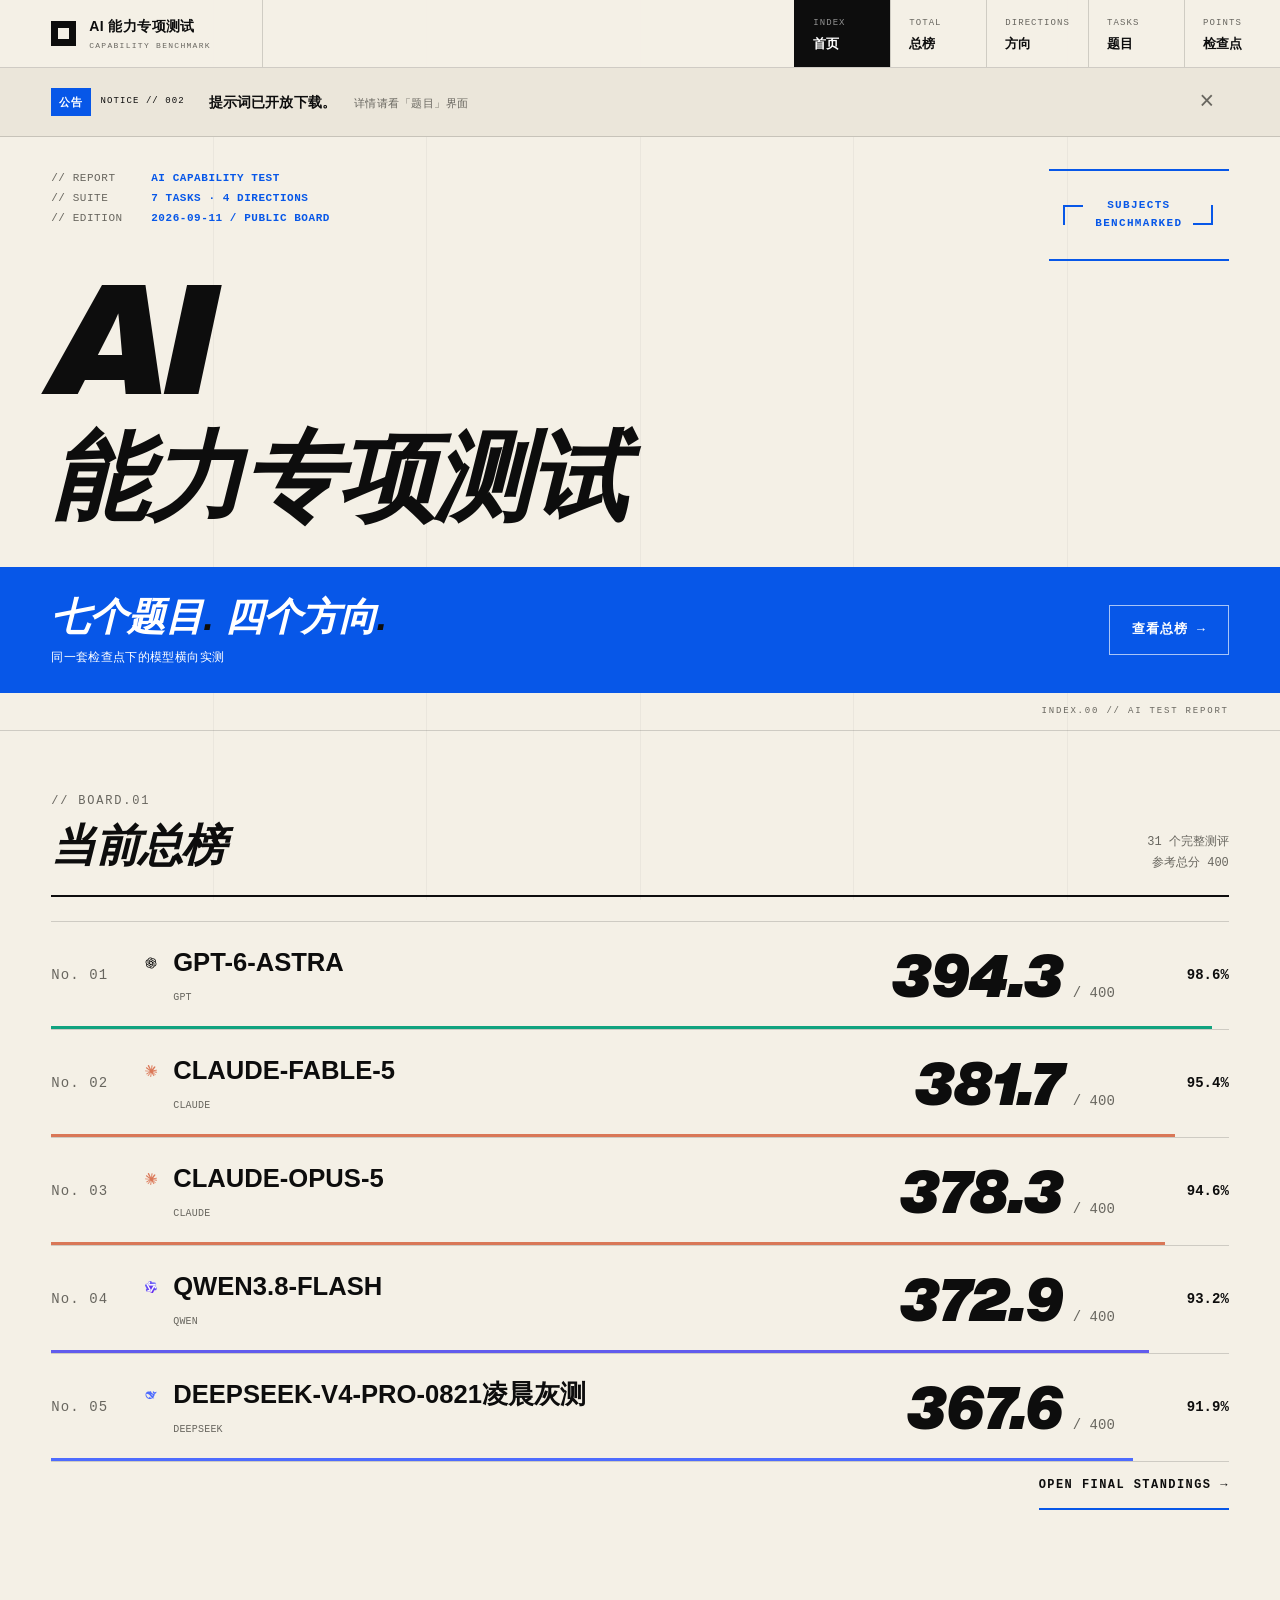
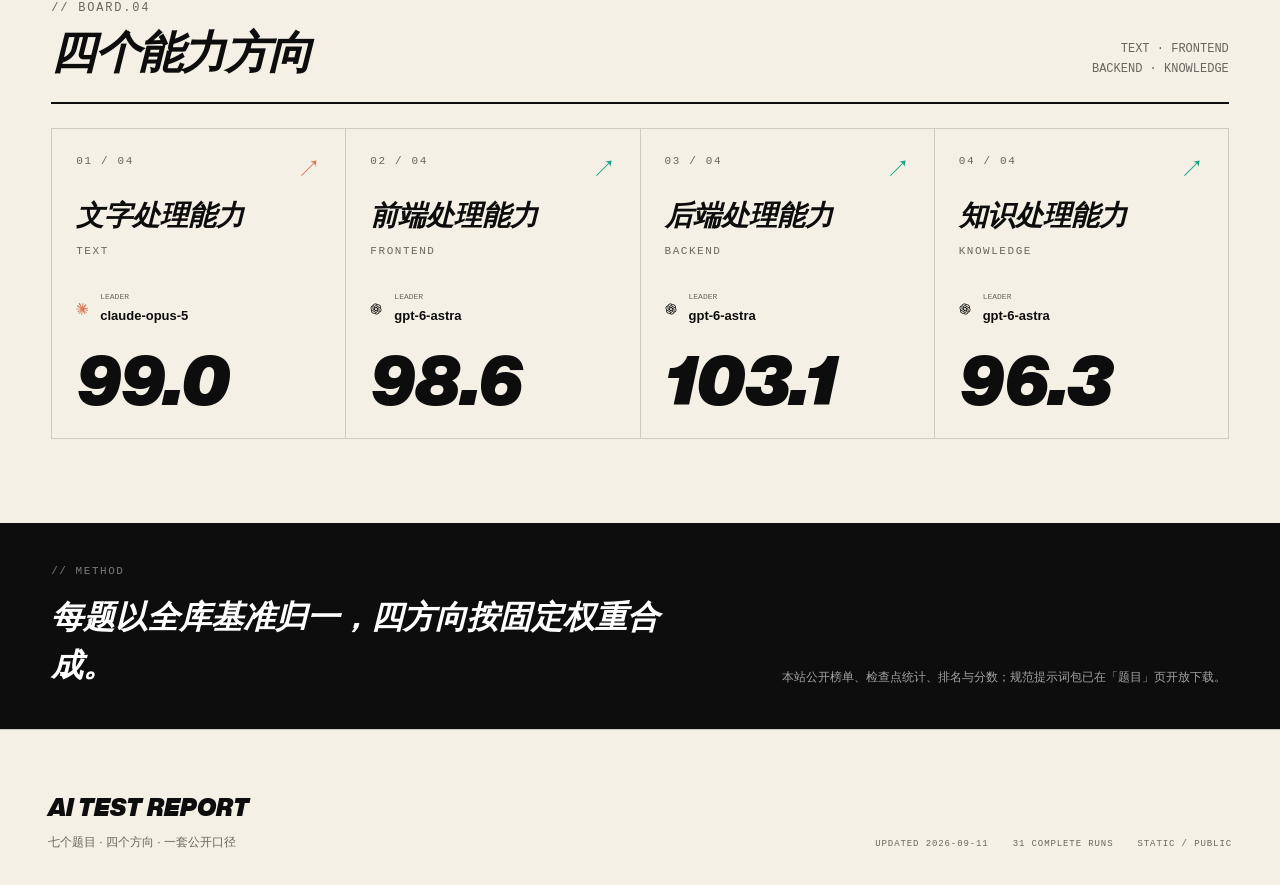
<file: index.html>
<!doctype html>
<html lang="zh-CN">
<head>
<meta charset="utf-8">
<meta name="viewport" content="width=device-width, initial-scale=1">
<meta name="theme-color" content="#F4F0E6">
<title>AI 能力专项测试 · 七题四方向公开榜</title>
<meta name="description" content="七个真实任务、四个能力方向，同一套检查点体系下的 AI 模型横向实测。">
<link rel="stylesheet" href="assets/style.css?v=20260911-1">
<link rel="icon" href="assets/favicon.svg" type="image/svg+xml">
</head>
<body class="home-page">
<div class="blueprint-lines" aria-hidden="true"><i></i><i></i><i></i><i></i><i></i></div>
<span class="reg-cross cross-tl" aria-hidden="true"></span>
<span class="reg-cross cross-tr" aria-hidden="true"></span>
<header class="site-nav">
  <a class="nav-brand" href="index.html"><i></i><span>AI 能力专项测试<small>CAPABILITY BENCHMARK</small></span></a>
  <nav aria-label="主导航"><a href="index.html" aria-current="page"><span>INDEX</span><b>首页</b></a><a href="board-01.html"><span>TOTAL</span><b>总榜</b></a><a href="board-04.html"><span>DIRECTIONS</span><b>方向</b></a><a href="board-02.html"><span>TASKS</span><b>题目</b></a><a href="board-03.html"><span>POINTS</span><b>检查点</b></a></nav>
</header>
<aside class="site-notice" data-notice="notice-002" aria-label="全站公告">
  <span class="notice-index"><b>公告</b>NOTICE // 002</span>
  <p><strong>提示词已开放下载。</strong><span>详情请看「题目」界面</span></p>
  <button class="notice-close" type="button" aria-label="关闭公告">×</button>
</aside>

<main>
  <section class="home-hero">
    <div class="report-meta reveal"><div><span>// REPORT</span><b>AI CAPABILITY TEST</b></div><div><span>// SUITE</span><b>7 TASKS · 4 DIRECTIONS</b></div><div><span>// EDITION</span><b>2026-09-11 / PUBLIC BOARD</b></div></div>
    <div class="subject-lock" aria-hidden="true"><i></i><b>SUBJECTS<br>BENCHMARKED</b><i></i></div>
    <h1 class="hero-title reveal delay-1"><span>AI</span><span>能力专项测试</span></h1>
    <div class="hero-band band-in">
      <div><strong>七个题目<span>.</span> 四个方向<span>.</span></strong><p>同一套检查点下的模型横向实测</p></div>
      <a href="board-01.html">查看总榜 <b>→</b></a>
    </div>
    <div class="hero-folio">INDEX.00 // AI TEST REPORT</div>
  </section>

  <section class="report-section board-preview-section">
    <header class="section-head">
      <div><span>// BOARD.01</span><h2>当前总榜</h2></div>
      <p>31 个完整测评<br>参考总分 400</p>
    </header>
    <div id="top-preview" class="top-preview"></div>
    <a class="section-link" href="board-01.html">OPEN FINAL STANDINGS <b>→</b></a>
  </section>

  <section class="report-section direction-preview-section">
    <header class="section-head">
      <div><span>// BOARD.04</span><h2>四个能力方向</h2></div>
      <p>TEXT · FRONTEND<br>BACKEND · KNOWLEDGE</p>
    </header>
    <div id="direction-preview" class="direction-grid"></div>
  </section>

  <section class="method-band">
    <div><span>// METHOD</span><strong>每题以全库基准归一，四方向按固定权重合成。</strong></div>
    <p>本站公开榜单、检查点统计、排名与分数；规范提示词包已在「题目」页开放下载。</p>
  </section>
</main>

<footer class="site-foot">
  <div><strong>AI TEST REPORT</strong><span>七个题目 · 四个方向 · 一套公开口径</span></div>
  <div class="foot-meta"><span>UPDATED 2026-09-11</span><span>31 COMPLETE RUNS</span><span>STATIC / PUBLIC</span></div>
</footer>
<script src="assets/app.js?v=20260911-1" defer></script>
</body>
</html>
</file>
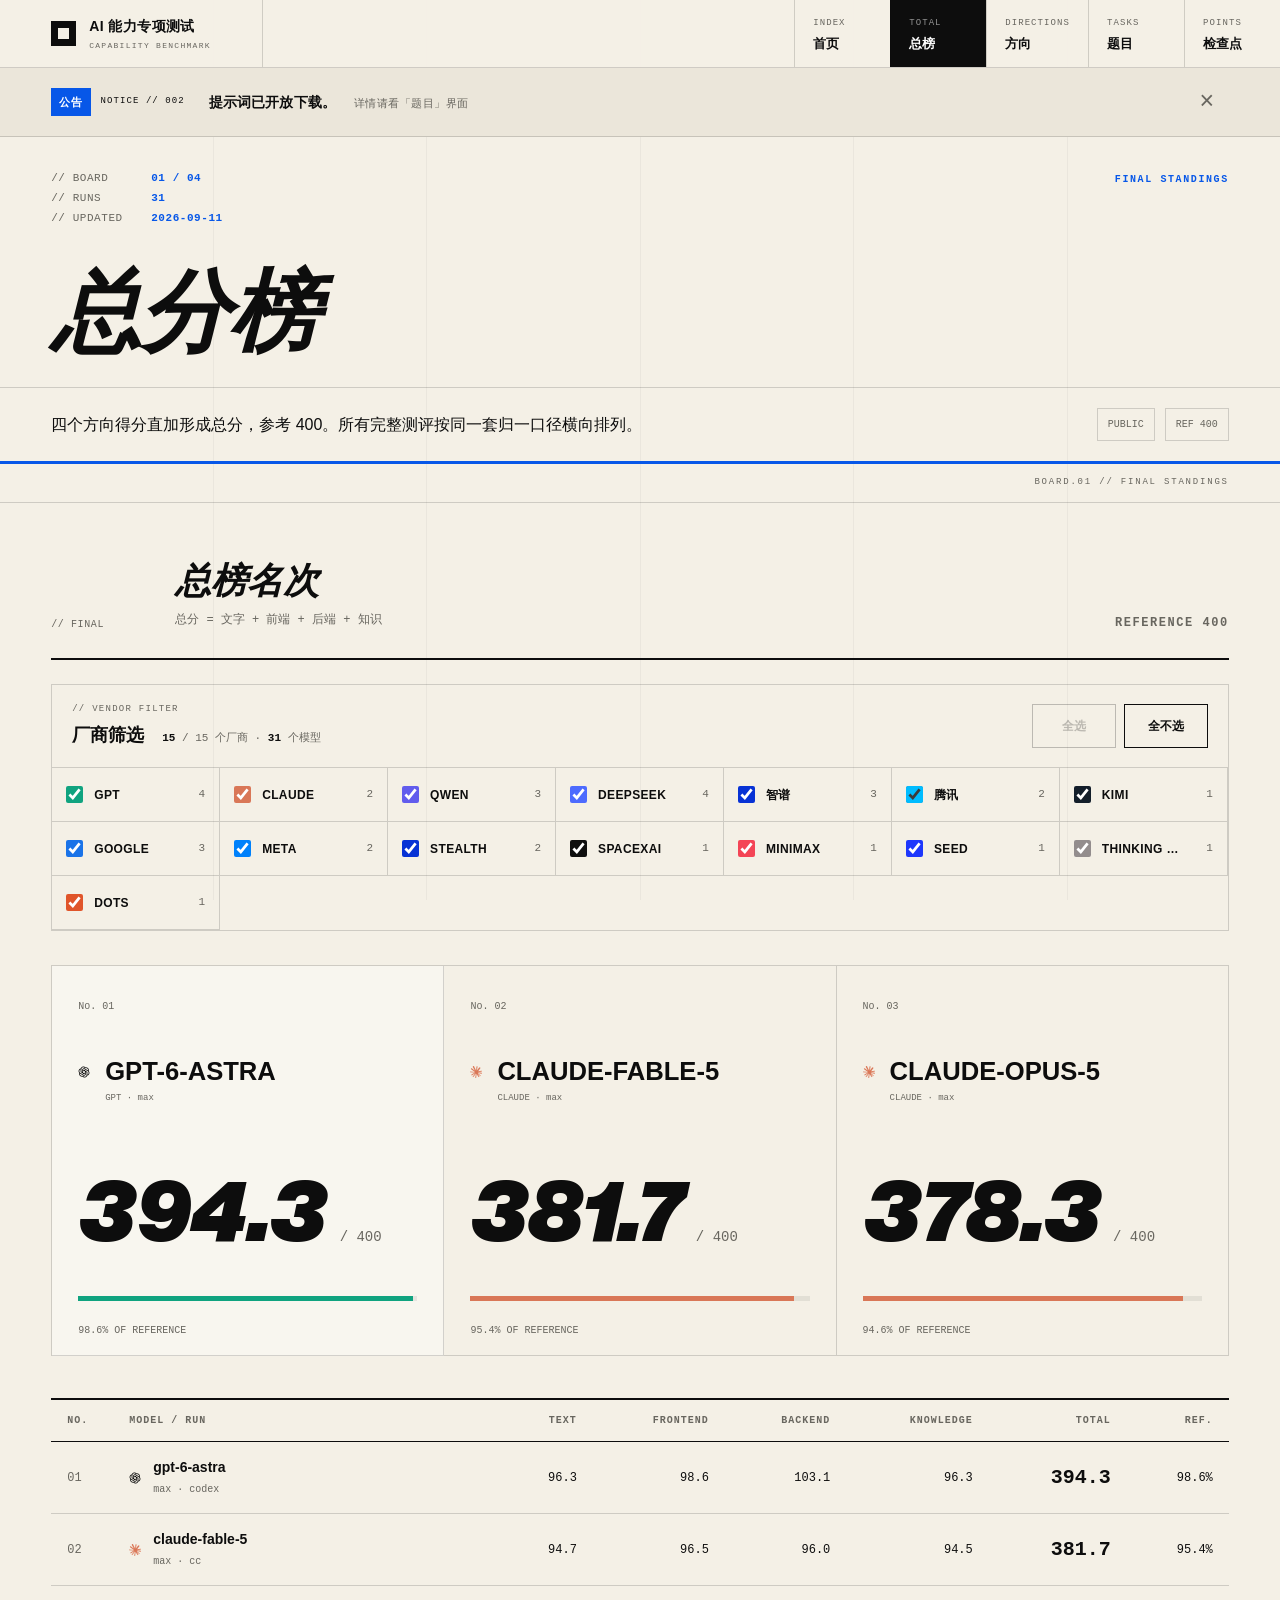
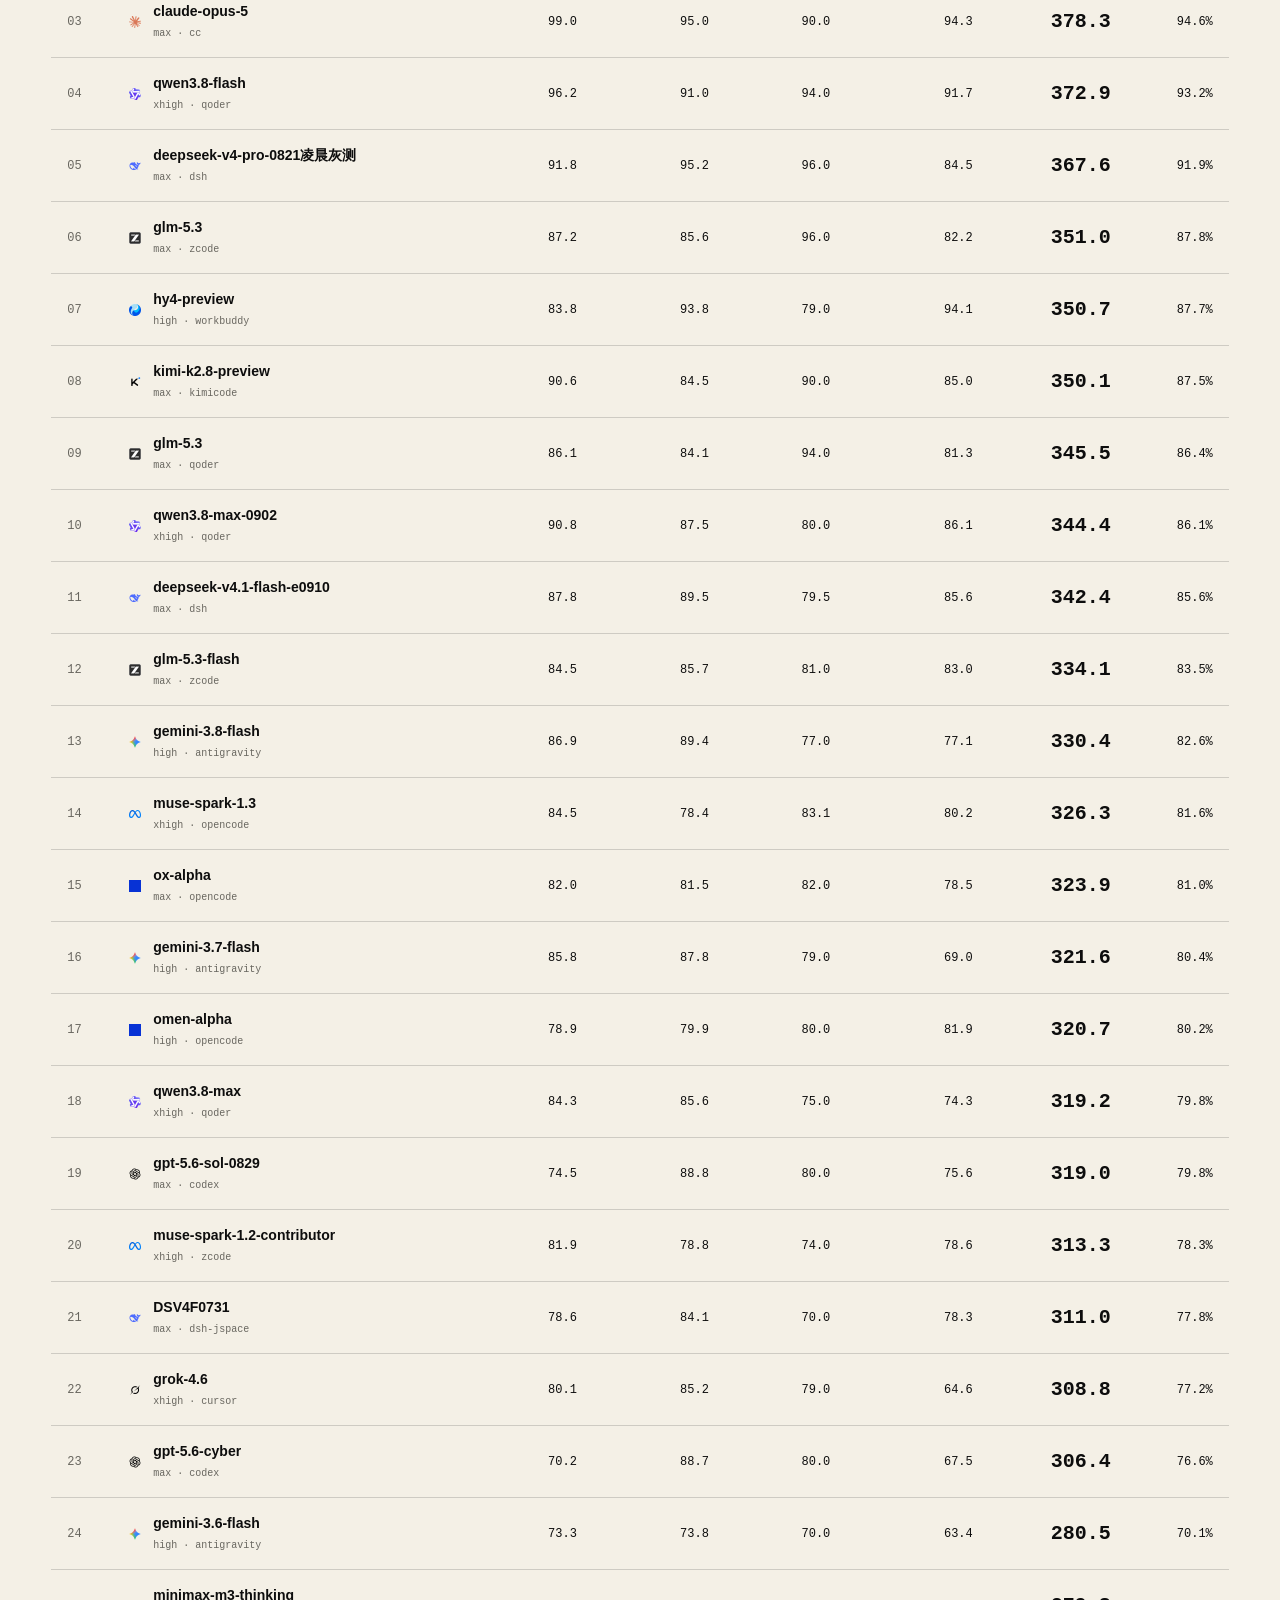
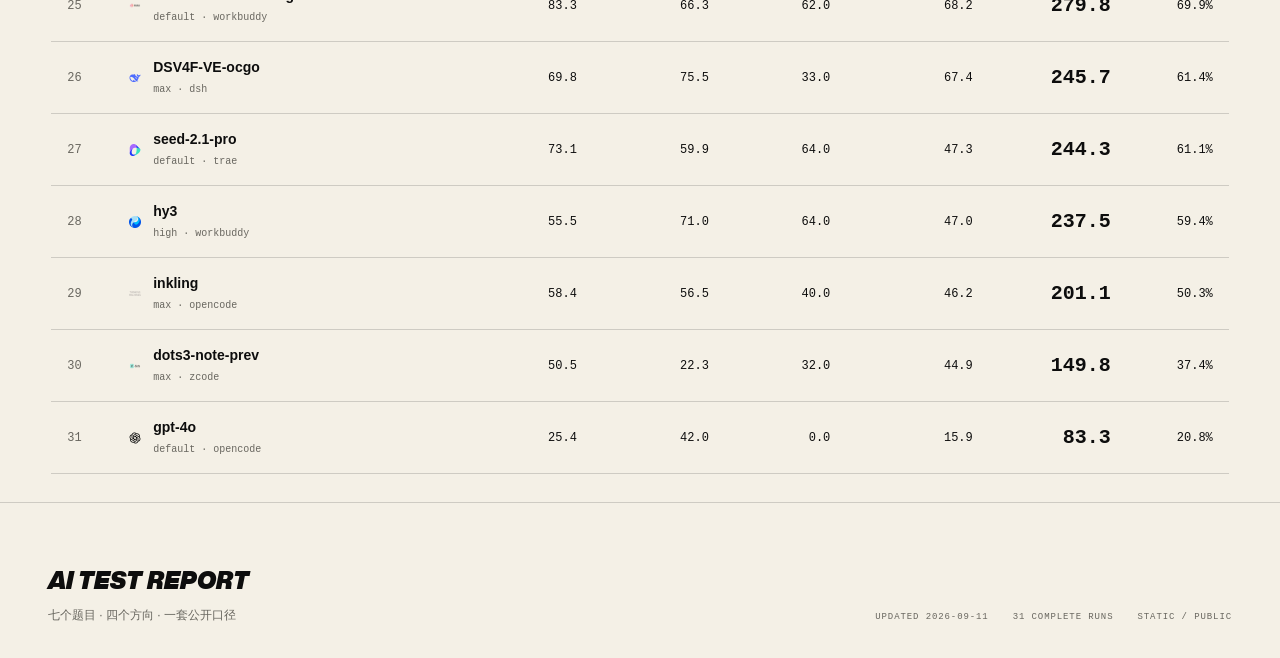
<file: board-01.html>
<!doctype html>
<html lang="zh-CN">
<head>
<meta charset="utf-8">
<meta name="viewport" content="width=device-width, initial-scale=1">
<meta name="theme-color" content="#F4F0E6">
<title>总分榜 · AI 能力专项测试</title>
<meta name="description" content="四个方向得分直加形成总分，参考 400。所有完整测评按同一套归一口径横向排列。">
<link rel="stylesheet" href="assets/style.css?v=20260911-1">
<link rel="icon" href="assets/favicon.svg" type="image/svg+xml">
</head>
<body class="board-page">
<div class="blueprint-lines" aria-hidden="true"><i></i><i></i><i></i><i></i><i></i></div>
<span class="reg-cross cross-tl" aria-hidden="true"></span>
<span class="reg-cross cross-tr" aria-hidden="true"></span>
<header class="site-nav">
  <a class="nav-brand" href="index.html"><i></i><span>AI 能力专项测试<small>CAPABILITY BENCHMARK</small></span></a>
  <nav aria-label="主导航"><a href="index.html"><span>INDEX</span><b>首页</b></a><a href="board-01.html" aria-current="page"><span>TOTAL</span><b>总榜</b></a><a href="board-04.html"><span>DIRECTIONS</span><b>方向</b></a><a href="board-02.html"><span>TASKS</span><b>题目</b></a><a href="board-03.html"><span>POINTS</span><b>检查点</b></a></nav>
</header>
<aside class="site-notice" data-notice="notice-002" aria-label="全站公告">
  <span class="notice-index"><b>公告</b>NOTICE // 002</span>
  <p><strong>提示词已开放下载。</strong><span>详情请看「题目」界面</span></p>
  <button class="notice-close" type="button" aria-label="关闭公告">×</button>
</aside>

<main>
  <section class="inner-hero board-hero">
    <div class="report-meta reveal"><div><span>// BOARD</span><b>01 / 04</b></div><div><span>// RUNS</span><b>31</b></div><div><span>// UPDATED</span><b>2026-09-11</b></div></div>
    <div class="inner-kicker">FINAL STANDINGS</div>
    <h1 class="inner-title reveal delay-1"><span>总分榜</span></h1>
    
    <div class="inner-band band-in"><strong>四个方向得分直加形成总分，参考 400。所有完整测评按同一套归一口径横向排列。</strong><div><span>PUBLIC</span><span>REF 400</span></div></div>
    <div class="inner-folio">BOARD.01 // FINAL STANDINGS</div>
  </section>

  <section class="report-section board-content-section">
    <div class="board-content" data-site="01"></div>
  </section>
</main>

<footer class="site-foot">
  <div><strong>AI TEST REPORT</strong><span>七个题目 · 四个方向 · 一套公开口径</span></div>
  <div class="foot-meta"><span>UPDATED 2026-09-11</span><span>31 COMPLETE RUNS</span><span>STATIC / PUBLIC</span></div>
</footer>
<script src="assets/app.js?v=20260911-1" defer></script>
</body>
</html>
</file>
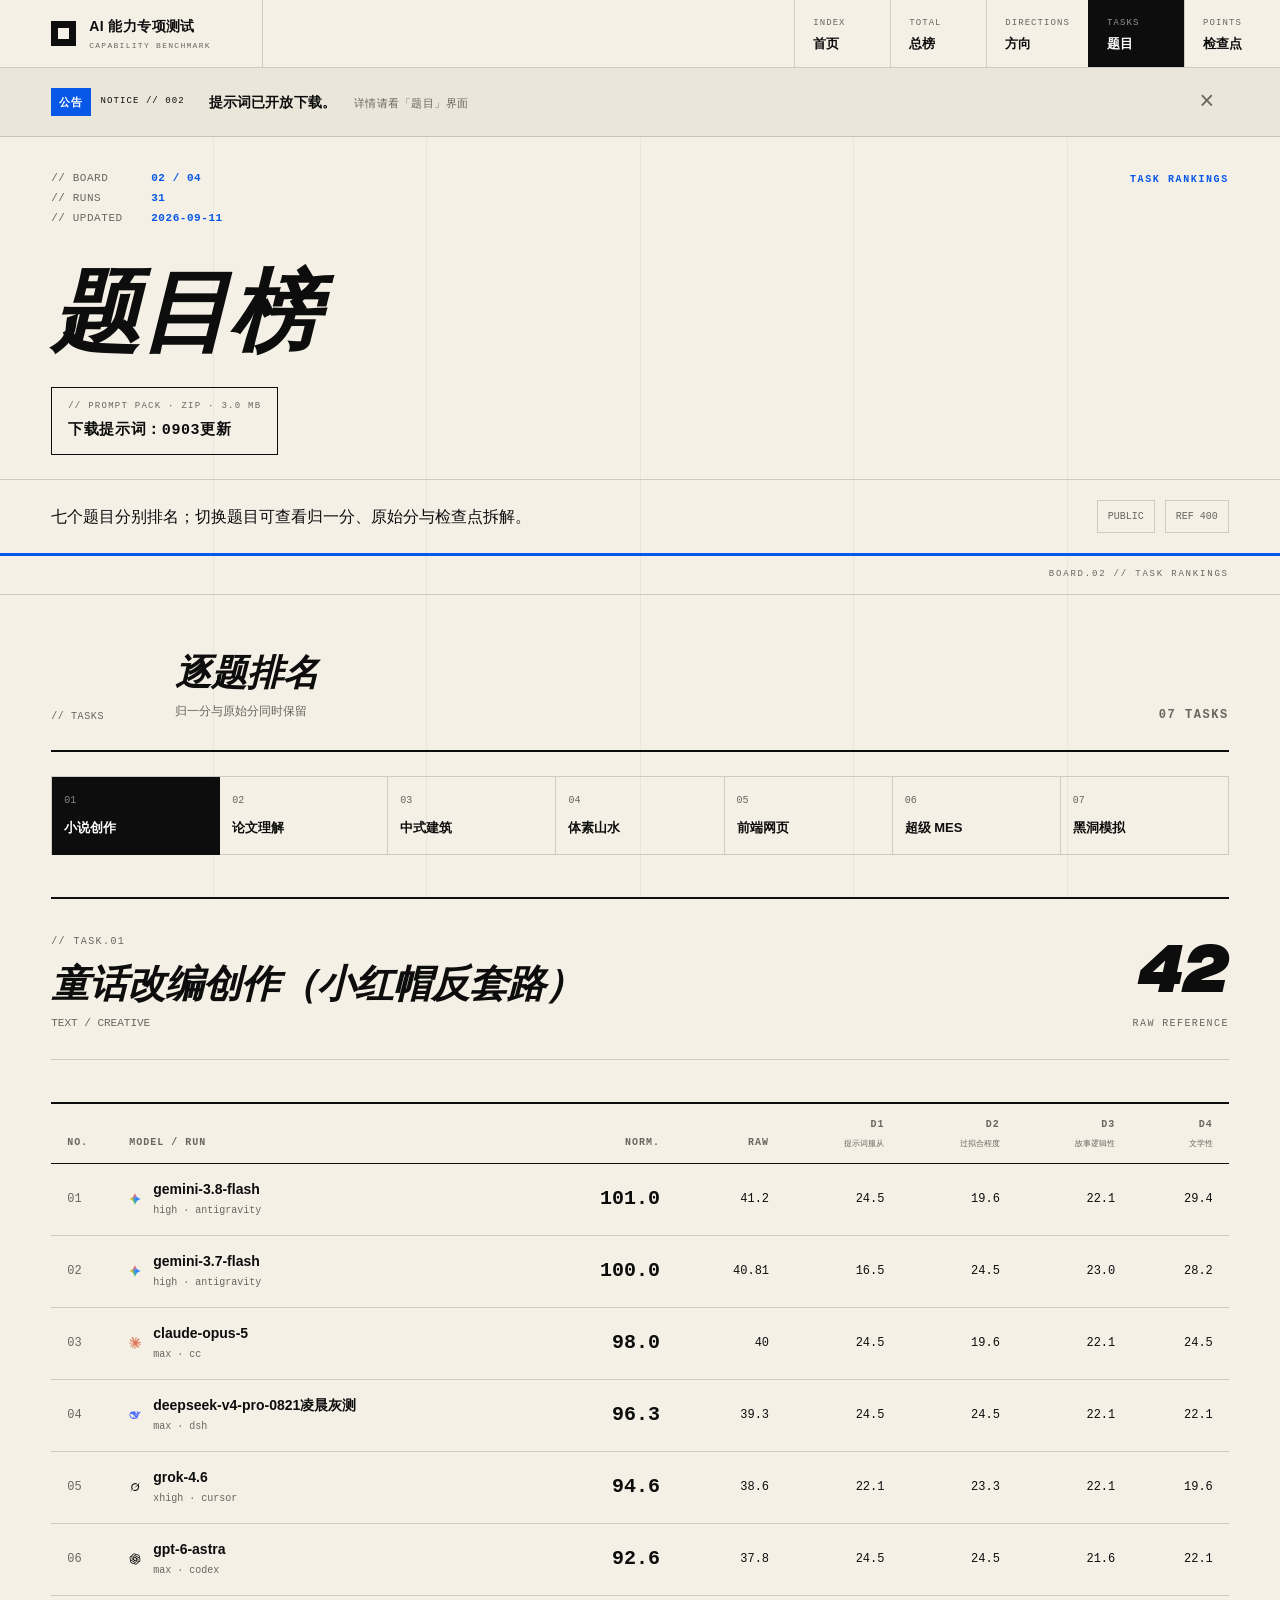
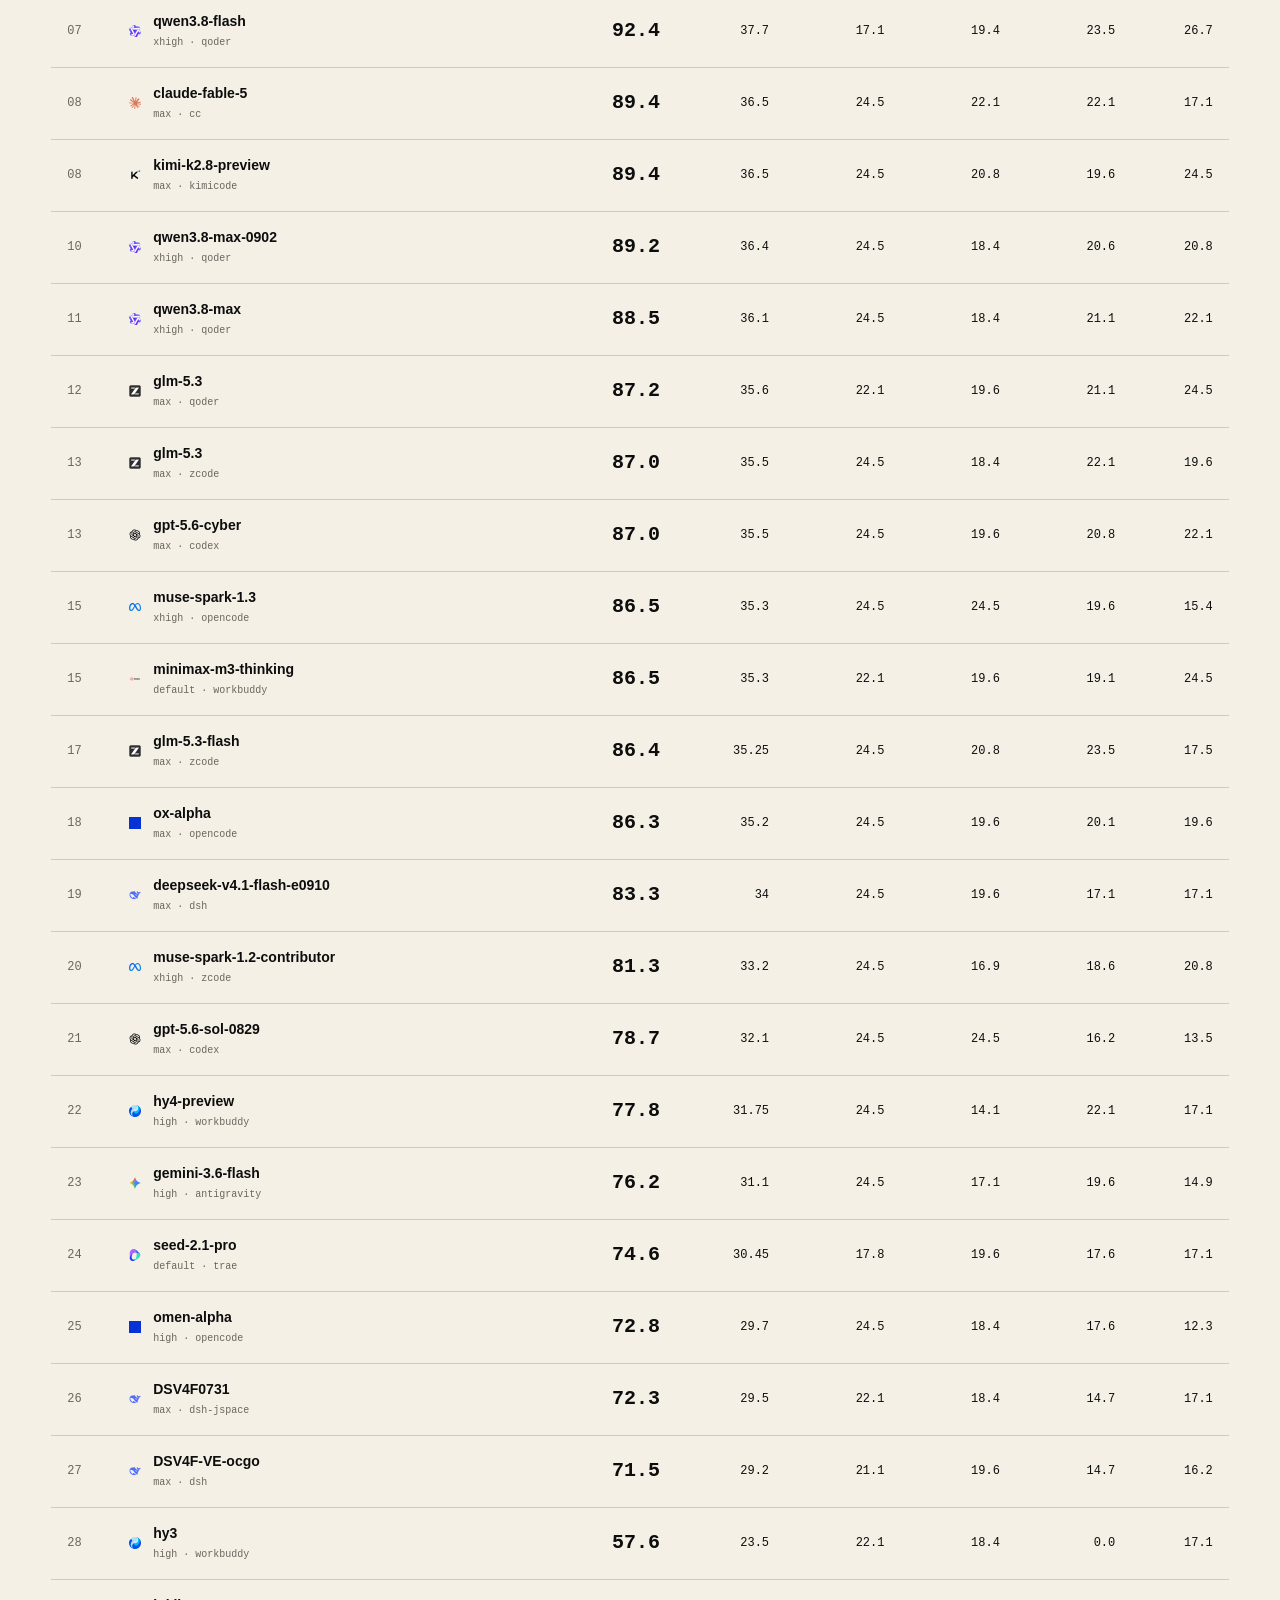
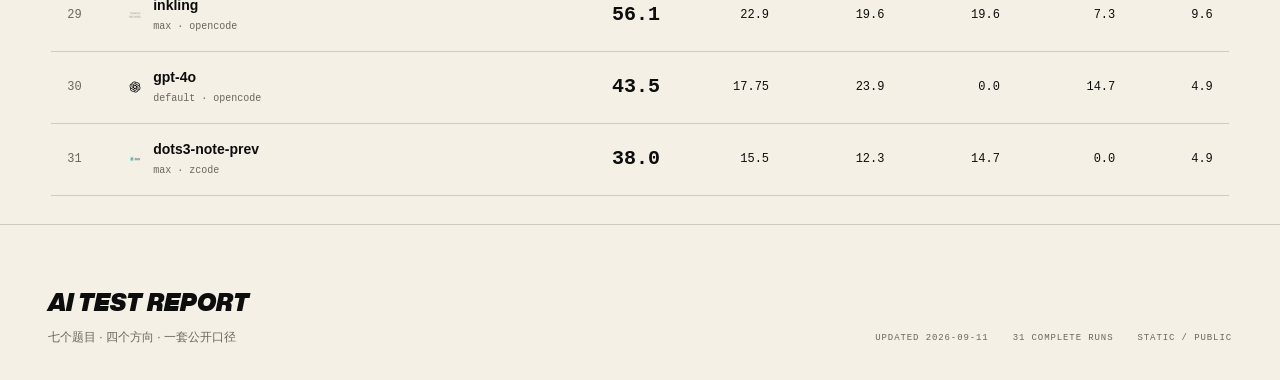
<file: board-02.html>
<!doctype html>
<html lang="zh-CN">
<head>
<meta charset="utf-8">
<meta name="viewport" content="width=device-width, initial-scale=1">
<meta name="theme-color" content="#F4F0E6">
<title>题目榜 · AI 能力专项测试</title>
<meta name="description" content="七个题目分别排名；切换题目可查看归一分、原始分与检查点拆解。">
<link rel="stylesheet" href="assets/style.css?v=20260911-1">
<link rel="icon" href="assets/favicon.svg" type="image/svg+xml">
</head>
<body class="board-page">
<div class="blueprint-lines" aria-hidden="true"><i></i><i></i><i></i><i></i><i></i></div>
<span class="reg-cross cross-tl" aria-hidden="true"></span>
<span class="reg-cross cross-tr" aria-hidden="true"></span>
<header class="site-nav">
  <a class="nav-brand" href="index.html"><i></i><span>AI 能力专项测试<small>CAPABILITY BENCHMARK</small></span></a>
  <nav aria-label="主导航"><a href="index.html"><span>INDEX</span><b>首页</b></a><a href="board-01.html"><span>TOTAL</span><b>总榜</b></a><a href="board-04.html"><span>DIRECTIONS</span><b>方向</b></a><a href="board-02.html" aria-current="page"><span>TASKS</span><b>题目</b></a><a href="board-03.html"><span>POINTS</span><b>检查点</b></a></nav>
</header>
<aside class="site-notice" data-notice="notice-002" aria-label="全站公告">
  <span class="notice-index"><b>公告</b>NOTICE // 002</span>
  <p><strong>提示词已开放下载。</strong><span>详情请看「题目」界面</span></p>
  <button class="notice-close" type="button" aria-label="关闭公告">×</button>
</aside>

<main>
  <section class="inner-hero board-hero">
    <div class="report-meta reveal"><div><span>// BOARD</span><b>02 / 04</b></div><div><span>// RUNS</span><b>31</b></div><div><span>// UPDATED</span><b>2026-09-11</b></div></div>
    <div class="inner-kicker">TASK RANKINGS</div>
    <h1 class="inner-title reveal delay-1"><span>题目榜</span></h1>
    <a class="prompt-download reveal delay-2" href="assets/prompts/prompts-0903.zip" download="提示词0903.zip"><span>// PROMPT PACK · ZIP · 3.0 MB</span><b>下载提示词：0903更新</b></a>
    <div class="inner-band band-in"><strong>七个题目分别排名；切换题目可查看归一分、原始分与检查点拆解。</strong><div><span>PUBLIC</span><span>REF 400</span></div></div>
    <div class="inner-folio">BOARD.02 // TASK RANKINGS</div>
  </section>

  <section class="report-section board-content-section">
    <div class="board-content" data-site="02"></div>
  </section>
</main>

<footer class="site-foot">
  <div><strong>AI TEST REPORT</strong><span>七个题目 · 四个方向 · 一套公开口径</span></div>
  <div class="foot-meta"><span>UPDATED 2026-09-11</span><span>31 COMPLETE RUNS</span><span>STATIC / PUBLIC</span></div>
</footer>
<script src="assets/app.js?v=20260911-1" defer></script>
</body>
</html>
</file>
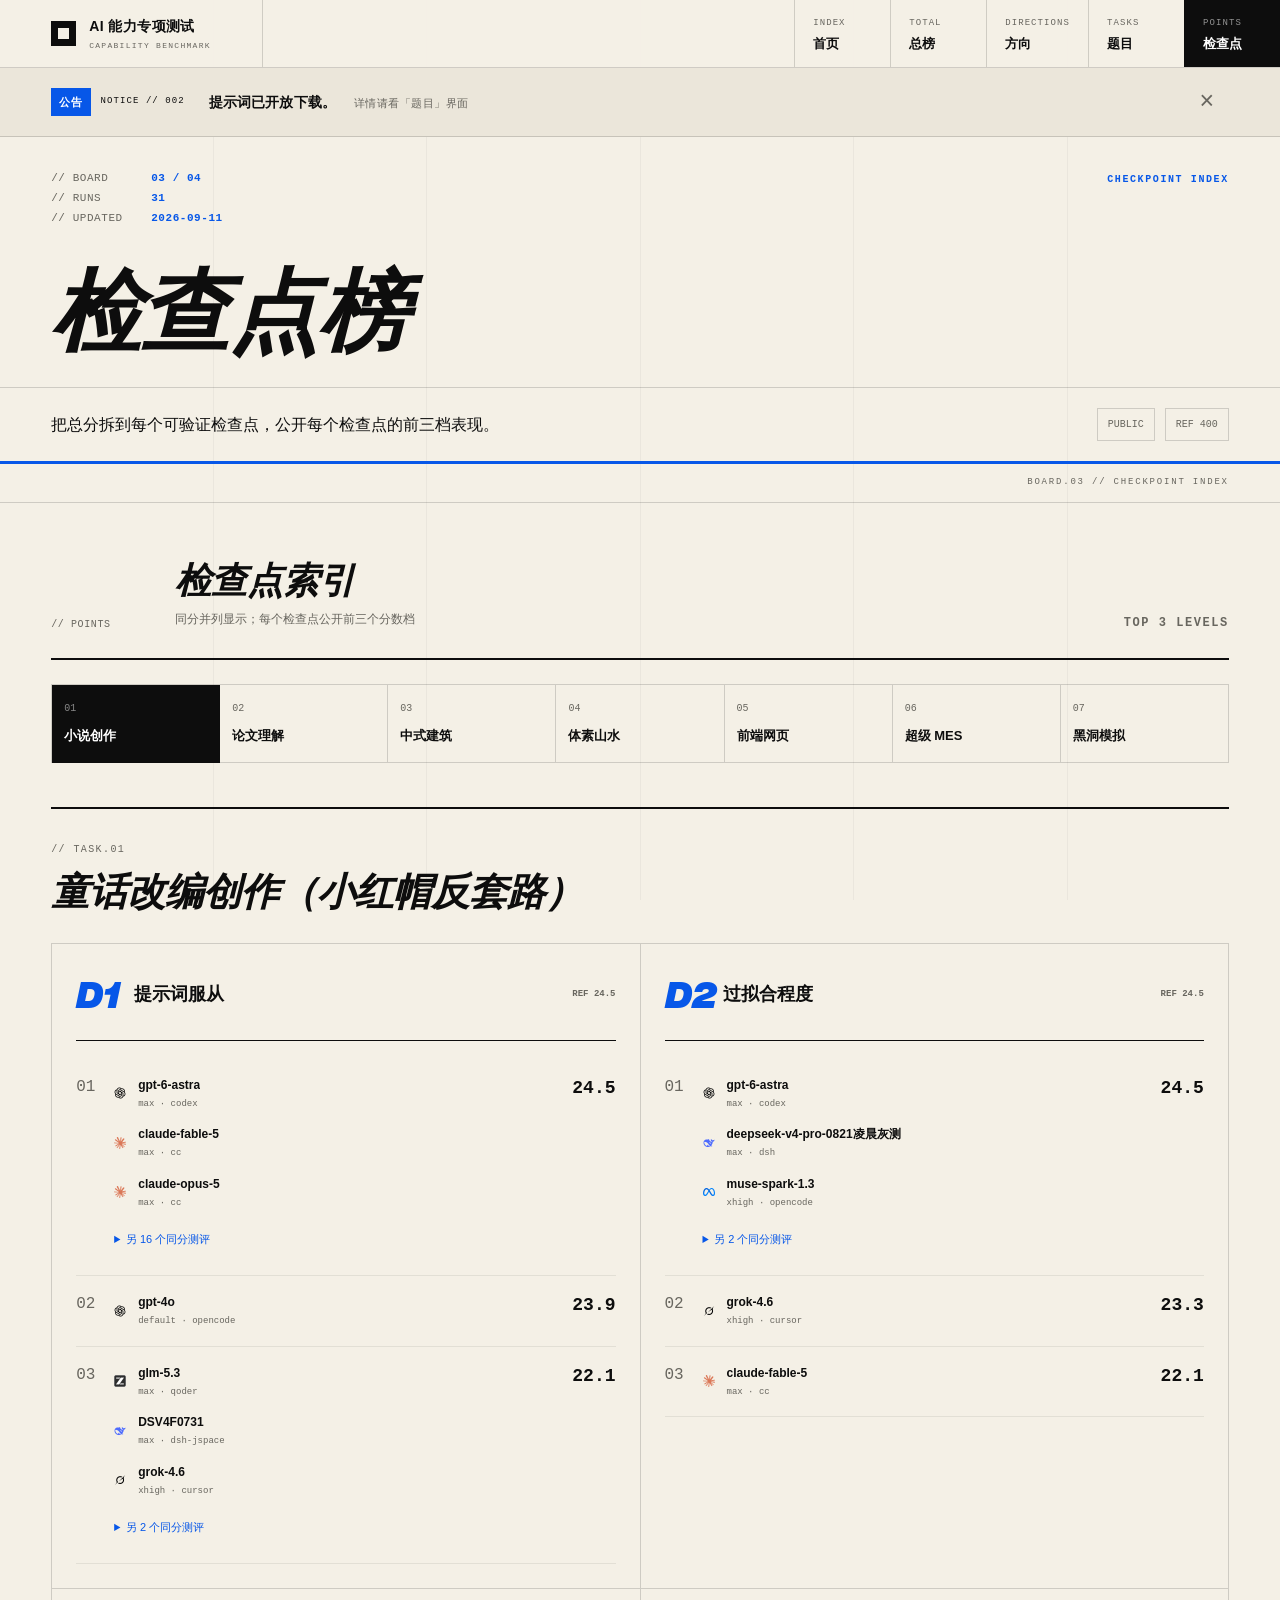
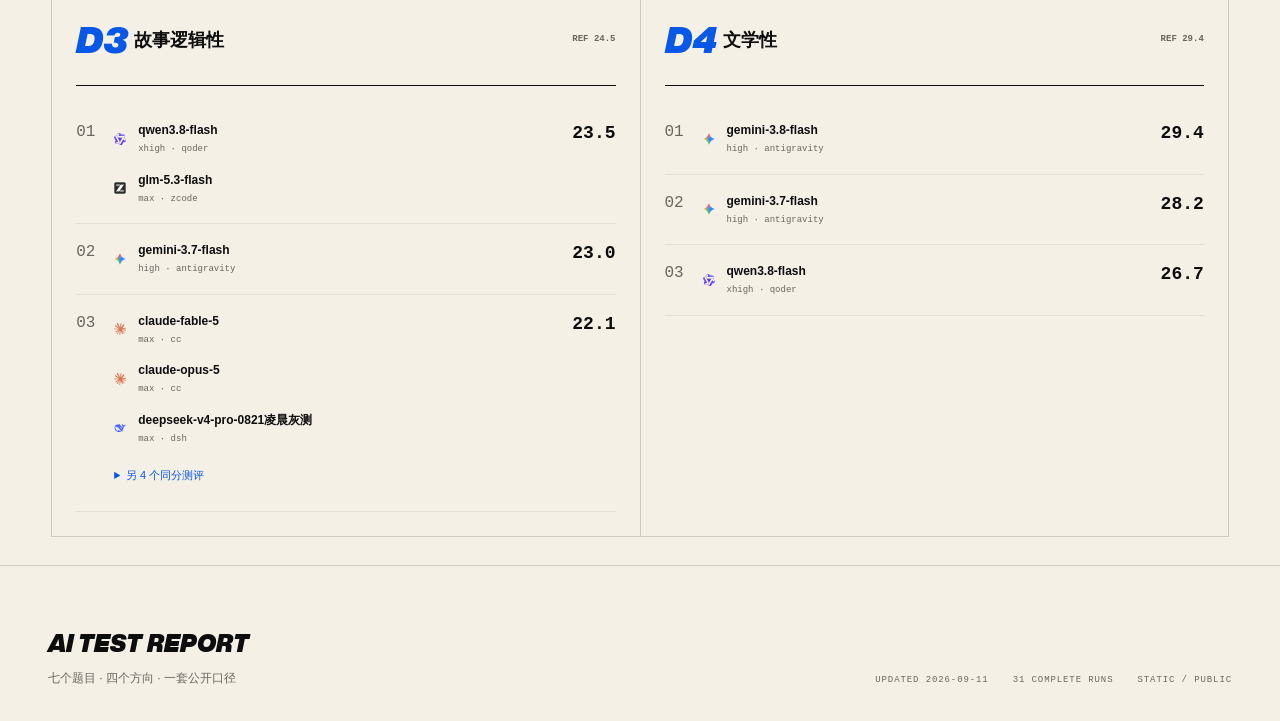
<file: board-03.html>
<!doctype html>
<html lang="zh-CN">
<head>
<meta charset="utf-8">
<meta name="viewport" content="width=device-width, initial-scale=1">
<meta name="theme-color" content="#F4F0E6">
<title>检查点榜 · AI 能力专项测试</title>
<meta name="description" content="把总分拆到每个可验证检查点，公开每个检查点的前三档表现。">
<link rel="stylesheet" href="assets/style.css?v=20260911-1">
<link rel="icon" href="assets/favicon.svg" type="image/svg+xml">
</head>
<body class="board-page">
<div class="blueprint-lines" aria-hidden="true"><i></i><i></i><i></i><i></i><i></i></div>
<span class="reg-cross cross-tl" aria-hidden="true"></span>
<span class="reg-cross cross-tr" aria-hidden="true"></span>
<header class="site-nav">
  <a class="nav-brand" href="index.html"><i></i><span>AI 能力专项测试<small>CAPABILITY BENCHMARK</small></span></a>
  <nav aria-label="主导航"><a href="index.html"><span>INDEX</span><b>首页</b></a><a href="board-01.html"><span>TOTAL</span><b>总榜</b></a><a href="board-04.html"><span>DIRECTIONS</span><b>方向</b></a><a href="board-02.html"><span>TASKS</span><b>题目</b></a><a href="board-03.html" aria-current="page"><span>POINTS</span><b>检查点</b></a></nav>
</header>
<aside class="site-notice" data-notice="notice-002" aria-label="全站公告">
  <span class="notice-index"><b>公告</b>NOTICE // 002</span>
  <p><strong>提示词已开放下载。</strong><span>详情请看「题目」界面</span></p>
  <button class="notice-close" type="button" aria-label="关闭公告">×</button>
</aside>

<main>
  <section class="inner-hero board-hero">
    <div class="report-meta reveal"><div><span>// BOARD</span><b>03 / 04</b></div><div><span>// RUNS</span><b>31</b></div><div><span>// UPDATED</span><b>2026-09-11</b></div></div>
    <div class="inner-kicker">CHECKPOINT INDEX</div>
    <h1 class="inner-title reveal delay-1"><span>检查点榜</span></h1>
    
    <div class="inner-band band-in"><strong>把总分拆到每个可验证检查点，公开每个检查点的前三档表现。</strong><div><span>PUBLIC</span><span>REF 400</span></div></div>
    <div class="inner-folio">BOARD.03 // CHECKPOINT INDEX</div>
  </section>

  <section class="report-section board-content-section">
    <div class="board-content" data-site="03"></div>
  </section>
</main>

<footer class="site-foot">
  <div><strong>AI TEST REPORT</strong><span>七个题目 · 四个方向 · 一套公开口径</span></div>
  <div class="foot-meta"><span>UPDATED 2026-09-11</span><span>31 COMPLETE RUNS</span><span>STATIC / PUBLIC</span></div>
</footer>
<script src="assets/app.js?v=20260911-1" defer></script>
</body>
</html>
</file>
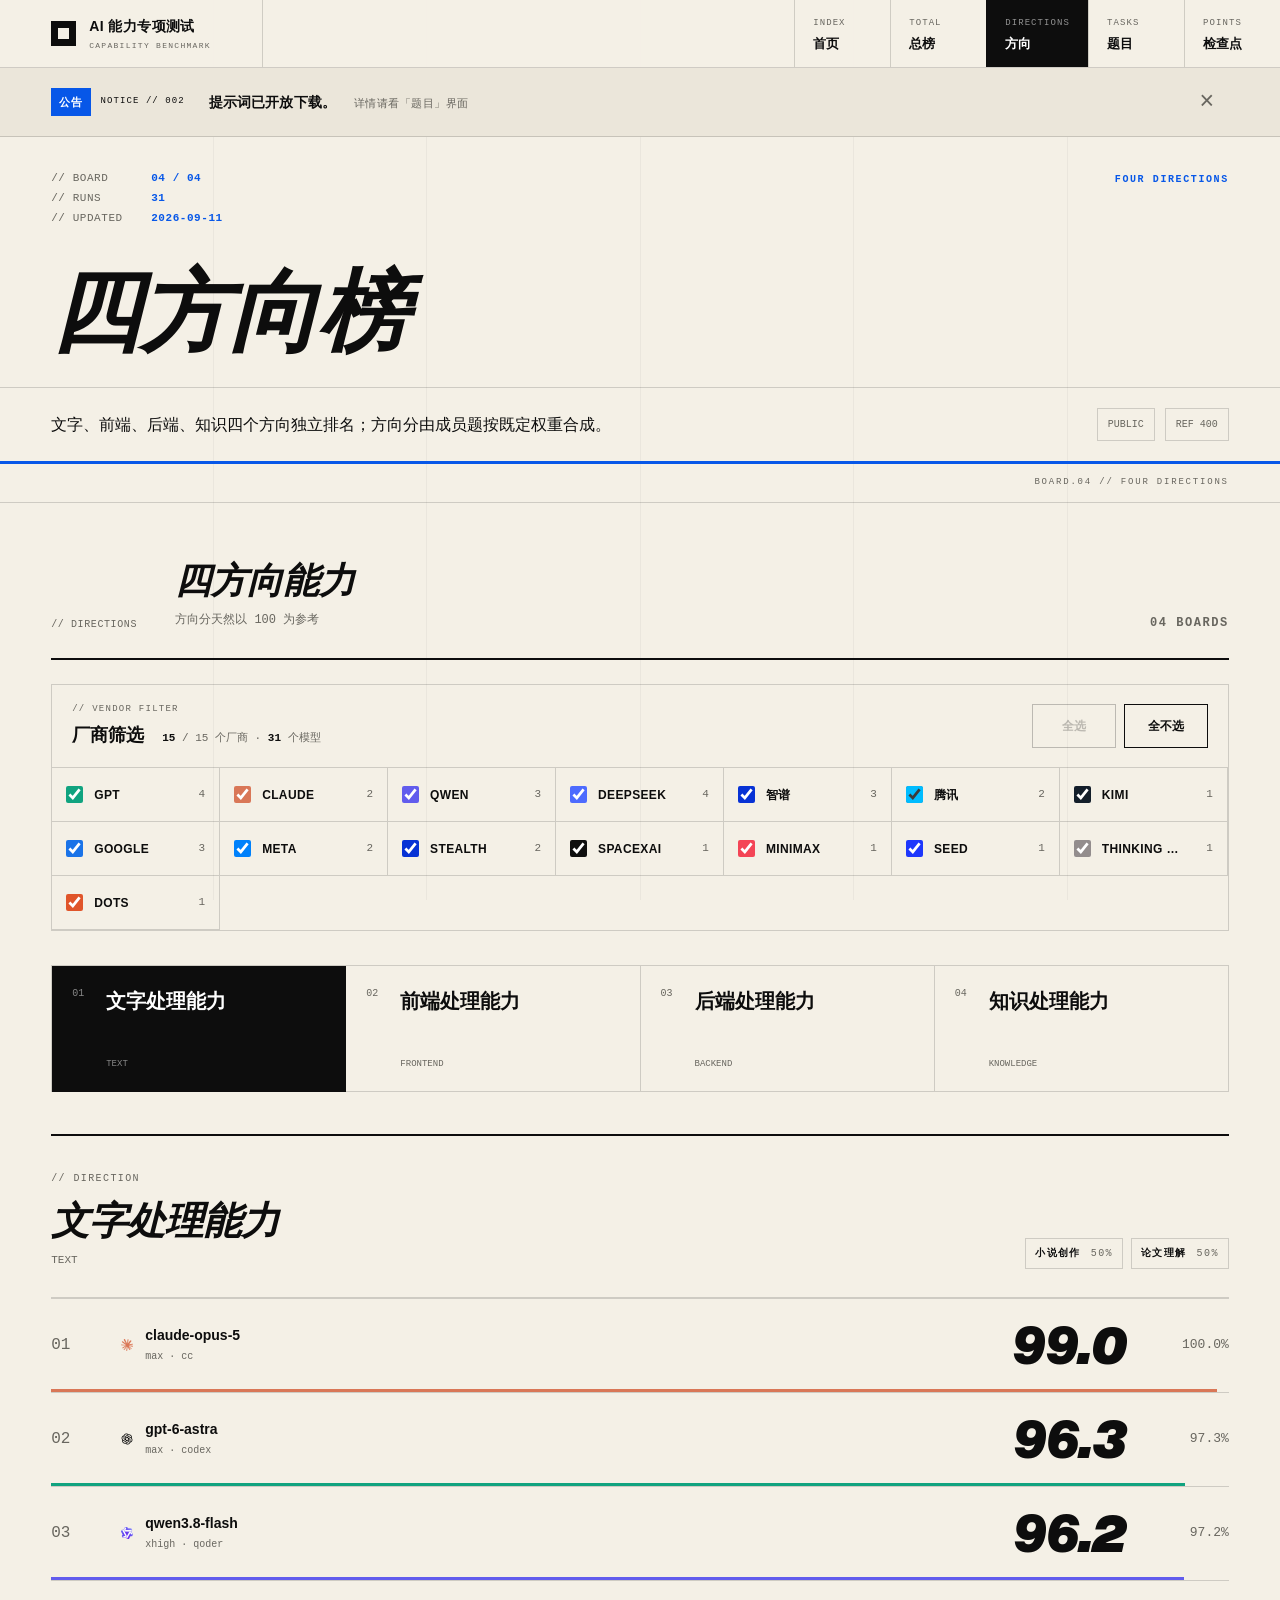
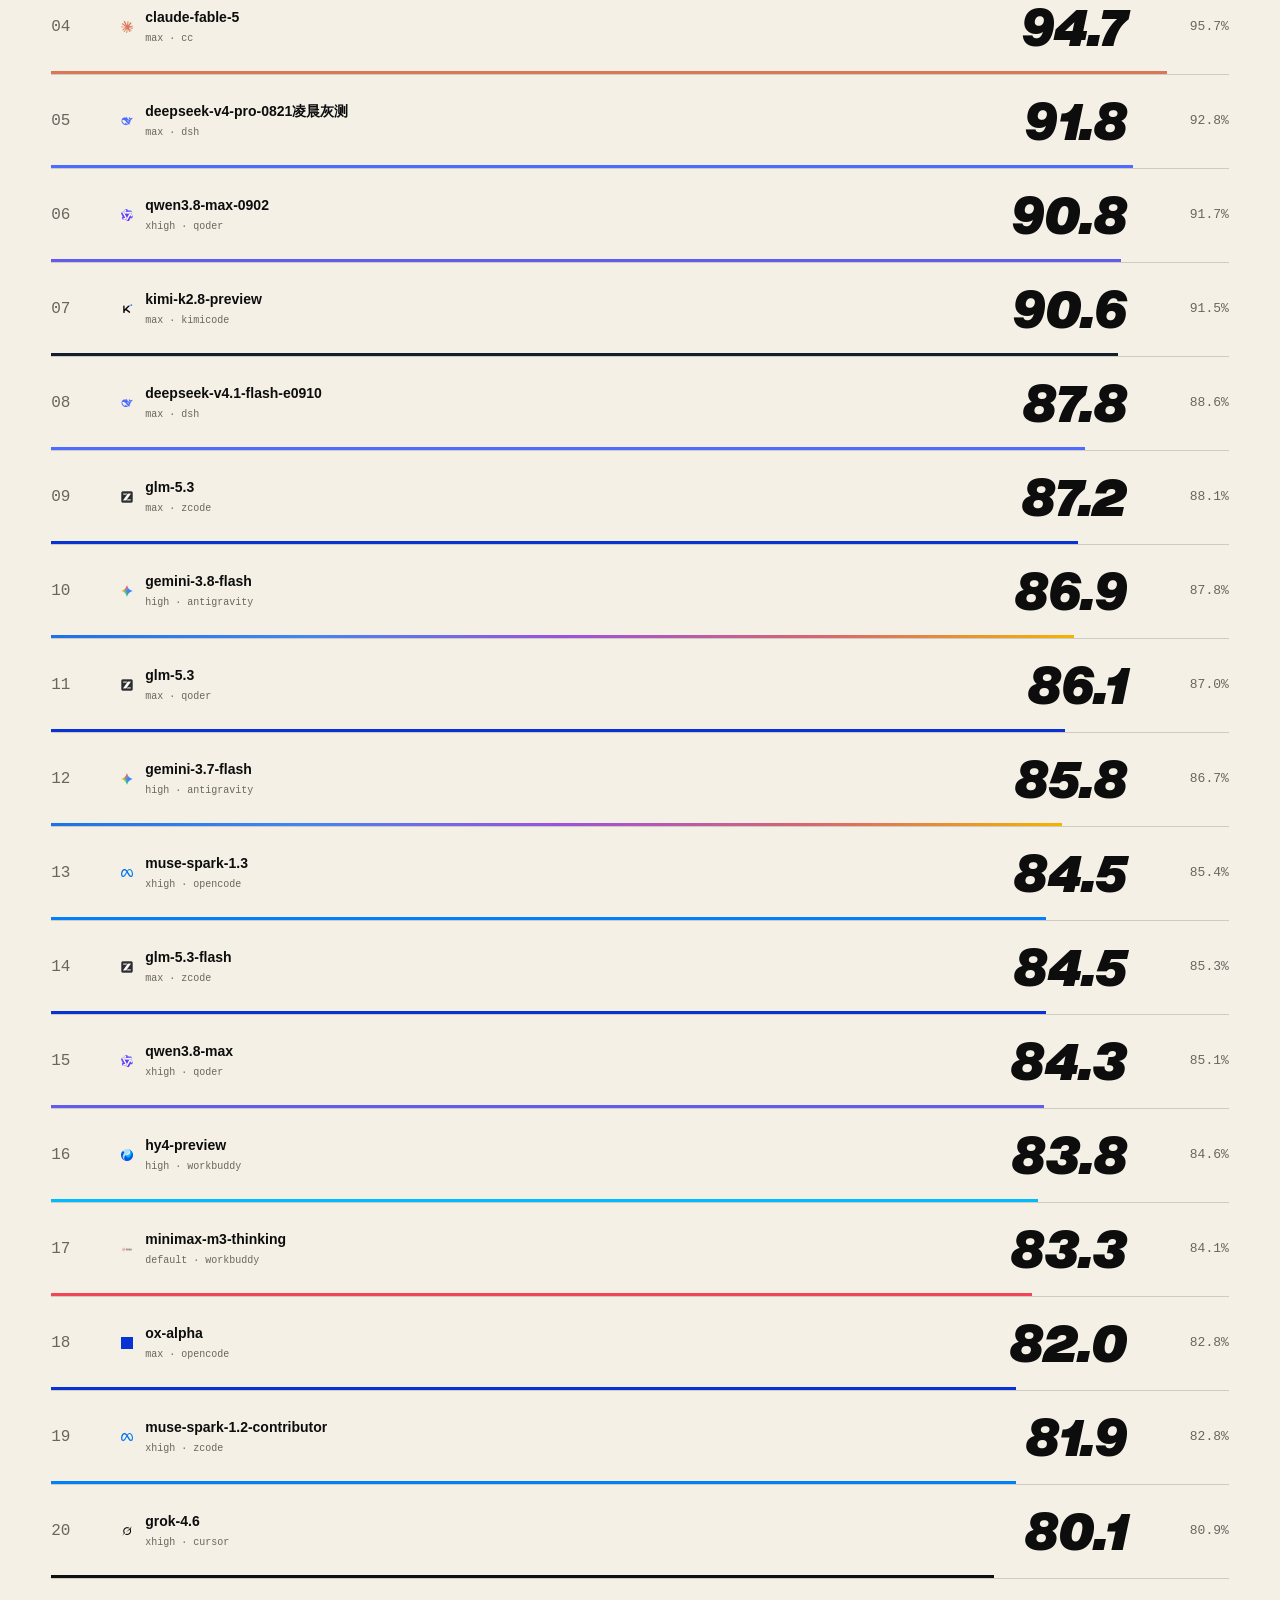
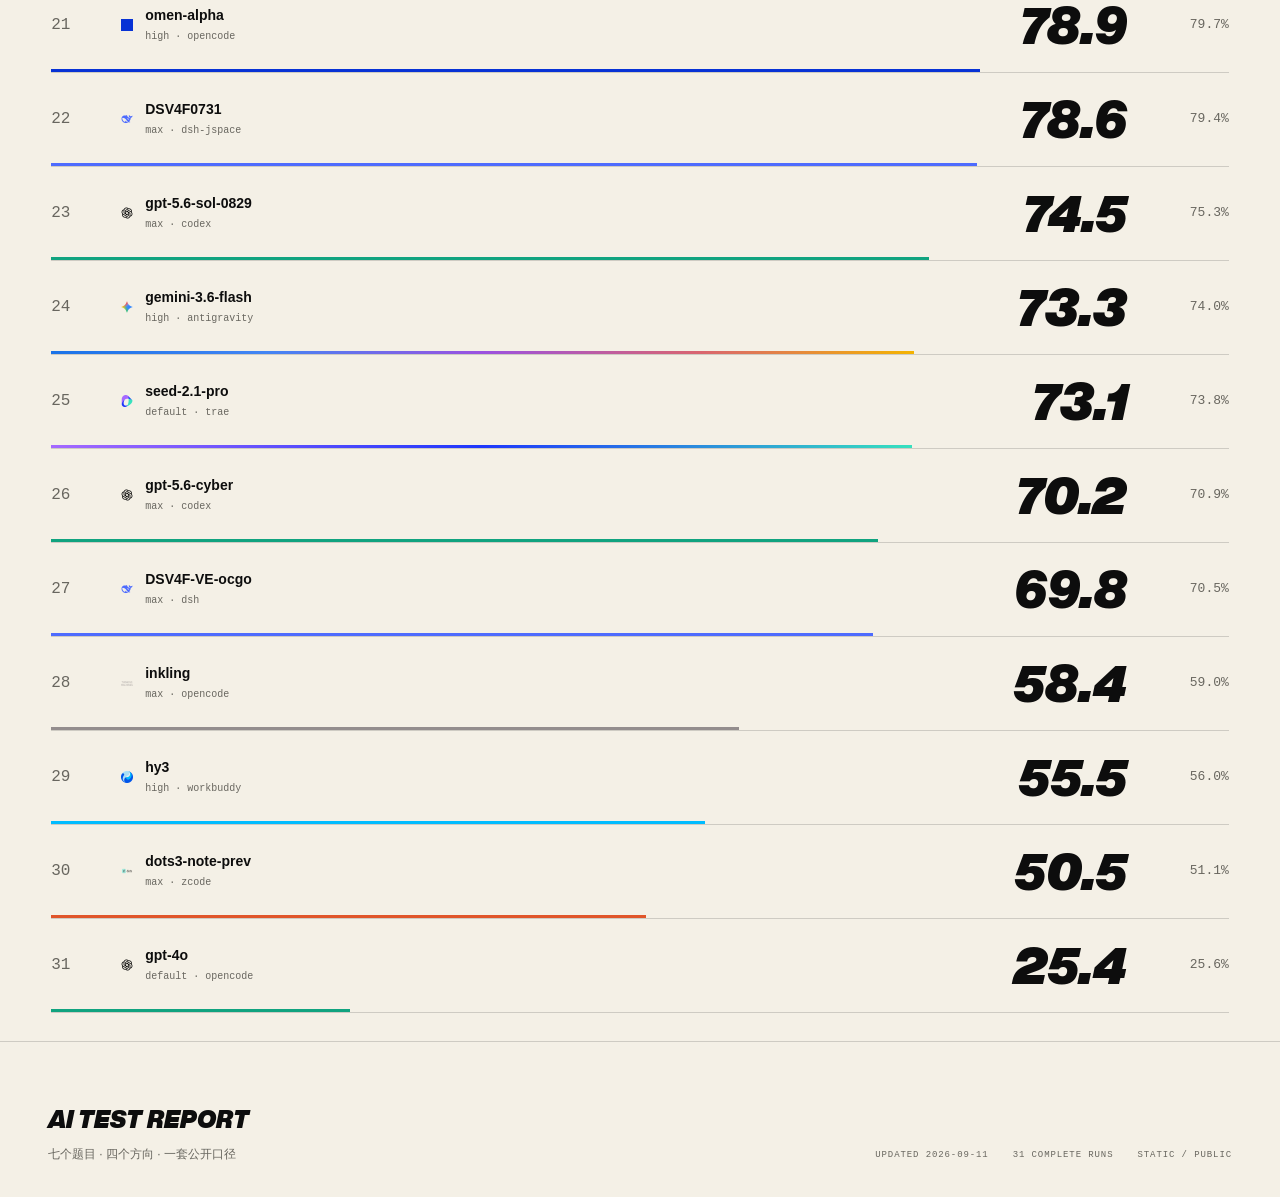
<file: board-04.html>
<!doctype html>
<html lang="zh-CN">
<head>
<meta charset="utf-8">
<meta name="viewport" content="width=device-width, initial-scale=1">
<meta name="theme-color" content="#F4F0E6">
<title>四方向榜 · AI 能力专项测试</title>
<meta name="description" content="文字、前端、后端、知识四个方向独立排名；方向分由成员题按既定权重合成。">
<link rel="stylesheet" href="assets/style.css?v=20260911-1">
<link rel="icon" href="assets/favicon.svg" type="image/svg+xml">
</head>
<body class="board-page">
<div class="blueprint-lines" aria-hidden="true"><i></i><i></i><i></i><i></i><i></i></div>
<span class="reg-cross cross-tl" aria-hidden="true"></span>
<span class="reg-cross cross-tr" aria-hidden="true"></span>
<header class="site-nav">
  <a class="nav-brand" href="index.html"><i></i><span>AI 能力专项测试<small>CAPABILITY BENCHMARK</small></span></a>
  <nav aria-label="主导航"><a href="index.html"><span>INDEX</span><b>首页</b></a><a href="board-01.html"><span>TOTAL</span><b>总榜</b></a><a href="board-04.html" aria-current="page"><span>DIRECTIONS</span><b>方向</b></a><a href="board-02.html"><span>TASKS</span><b>题目</b></a><a href="board-03.html"><span>POINTS</span><b>检查点</b></a></nav>
</header>
<aside class="site-notice" data-notice="notice-002" aria-label="全站公告">
  <span class="notice-index"><b>公告</b>NOTICE // 002</span>
  <p><strong>提示词已开放下载。</strong><span>详情请看「题目」界面</span></p>
  <button class="notice-close" type="button" aria-label="关闭公告">×</button>
</aside>

<main>
  <section class="inner-hero board-hero">
    <div class="report-meta reveal"><div><span>// BOARD</span><b>04 / 04</b></div><div><span>// RUNS</span><b>31</b></div><div><span>// UPDATED</span><b>2026-09-11</b></div></div>
    <div class="inner-kicker">FOUR DIRECTIONS</div>
    <h1 class="inner-title reveal delay-1"><span>四方向榜</span></h1>
    
    <div class="inner-band band-in"><strong>文字、前端、后端、知识四个方向独立排名；方向分由成员题按既定权重合成。</strong><div><span>PUBLIC</span><span>REF 400</span></div></div>
    <div class="inner-folio">BOARD.04 // FOUR DIRECTIONS</div>
  </section>

  <section class="report-section board-content-section">
    <div class="board-content" data-site="04"></div>
  </section>
</main>

<footer class="site-foot">
  <div><strong>AI TEST REPORT</strong><span>七个题目 · 四个方向 · 一套公开口径</span></div>
  <div class="foot-meta"><span>UPDATED 2026-09-11</span><span>31 COMPLETE RUNS</span><span>STATIC / PUBLIC</span></div>
</footer>
<script src="assets/app.js?v=20260911-1" defer></script>
</body>
</html>
</file>
<file: assets/style.css>
@font-face {
  font-family: "Helvetica Now Display";
  src: url("fonts/HelveticaNowDisplay-ExtBlkIta.ttf") format("truetype");
  font-weight: 900;
  font-style: italic;
  font-display: swap;
}

:root {
  --paper: #f4f0e6;
  --paper-2: #ebe6da;
  --ink: #0d0d0d;
  --muted: rgba(13, 13, 13, .46);
  --line: rgba(13, 13, 13, .16);
  --line-soft: rgba(13, 13, 13, .075);
  --accent: #0757e8;
  --sans: "Helvetica Neue", Helvetica, Arial, "Microsoft YaHei", "PingFang SC", sans-serif;
  --display: "Helvetica Now Display", "Arial Black", "Microsoft YaHei", sans-serif;
  --mono: "Cascadia Mono", Consolas, "Courier New", monospace;
  --ease-out: cubic-bezier(.16, 1, .3, 1);
  --ease-snap: cubic-bezier(.85, 0, .15, 1);
}

* { box-sizing: border-box; }
html { scroll-behavior: smooth; }
body {
  margin: 0;
  min-width: 320px;
  background: var(--paper);
  color: var(--ink);
  font-family: var(--sans);
  -webkit-font-smoothing: antialiased;
  text-rendering: optimizeLegibility;
}
a { color: inherit; text-decoration: none; }
button { color: inherit; font: inherit; }
::selection { background: var(--accent); color: #fff; }
:focus-visible { outline: 3px solid var(--accent); outline-offset: 3px; }

.blueprint-lines {
  position: fixed;
  inset: 0;
  z-index: -1;
  display: flex;
  justify-content: space-evenly;
  pointer-events: none;
}
.blueprint-lines i { width: 1px; height: 100%; background: var(--line-soft); }

.reg-cross {
  position: fixed;
  z-index: 20;
  width: 30px;
  height: 30px;
  pointer-events: none;
  opacity: .35;
}
.reg-cross::before,
.reg-cross::after { content: ""; position: absolute; background: var(--ink); }
.reg-cross::before { left: 50%; top: 0; width: 1px; height: 100%; }
.reg-cross::after { top: 50%; left: 0; height: 1px; width: 100%; }
.cross-tl { top: 18px; left: 18px; }
.cross-tr { top: 18px; right: 18px; }

/* navigation */
.site-nav {
  position: sticky;
  top: 0;
  z-index: 15;
  height: 74px;
  display: flex;
  align-items: stretch;
  justify-content: space-between;
  border-bottom: 1px solid var(--line);
  background: rgba(244, 240, 230, .96);
}
.nav-brand {
  display: flex;
  align-items: center;
  gap: 13px;
  padding: 0 48px;
  border-right: 1px solid var(--line);
  font-size: 14px;
  font-weight: 800;
  letter-spacing: .03em;
}
.nav-brand i {
  position: relative;
  width: 25px;
  height: 25px;
  flex: none;
  background: var(--ink);
}
.nav-brand i::after { content: ""; position: absolute; inset: 7px; background: var(--paper); }
.nav-brand span { display: flex; flex-direction: column; gap: 3px; }
.nav-brand small { font-family: var(--mono); font-size: 8px; font-weight: 400; letter-spacing: .16em; color: var(--muted); }
.site-nav nav { display: flex; margin-left: auto; }
.site-nav nav a {
  min-width: 112px;
  padding: 13px 18px 10px;
  display: flex;
  flex-direction: column;
  justify-content: center;
  gap: 3px;
  border-left: 1px solid var(--line);
  transition: background .2s ease, color .2s ease;
}
.site-nav nav a span { font-family: var(--mono); font-size: 9px; letter-spacing: .12em; color: var(--muted); }
.site-nav nav a b { font-size: 13px; }
.site-nav nav a:hover,
.site-nav nav a[aria-current="page"] { background: var(--ink); color: #fff; }
.site-nav nav a:hover span,
.site-nav nav a[aria-current="page"] span { color: rgba(255,255,255,.55); }

/* global notice */
.site-notice {
  position: relative;
  z-index: 10;
  min-height: 62px;
  display: grid;
  grid-template-columns: 170px minmax(0, 1fr) auto;
  align-items: center;
  gap: 28px;
  padding: 10px 48px;
  border-bottom: 1px solid var(--ink);
  background: var(--accent);
  color: #fff;
}
.notice-index {
  display: flex;
  align-items: center;
  gap: 10px;
  font-family: var(--mono);
  font-size: 9px;
  letter-spacing: .12em;
  white-space: nowrap;
}
.notice-index b {
  padding: 6px 8px;
  background: var(--ink);
  font-family: var(--sans);
  font-size: 11px;
  letter-spacing: .06em;
}
.site-notice p {
  min-width: 0;
  margin: 0;
  display: flex;
  align-items: baseline;
  gap: 18px;
}
.site-notice p strong { font-size: 17px; letter-spacing: .01em; }
.site-notice p span { font-family: var(--mono); font-size: 10px; letter-spacing: .04em; opacity: .72; }
.notice-close {
  width: 36px;
  height: 36px;
  padding: 0 0 3px;
  display: grid;
  place-items: center;
  border: 1px solid rgba(255,255,255,.72);
  background: transparent;
  color: #fff;
  font-family: var(--sans);
  font-size: 25px;
  font-weight: 300;
  line-height: 1;
  cursor: pointer;
  transition: background .2s ease, color .2s ease;
}
.notice-close:hover { background: #fff; color: var(--accent); }
.site-notice.is-leaving {
  pointer-events: none;
  animation: notice-out .62s var(--ease-snap) forwards;
}
@keyframes notice-out { to { clip-path: inset(0 100% 0 0); } }
/* motion grammar */
.reveal { clip-path: inset(0 0 100% 0); transform: translateY(26px); animation: reveal-in .9s var(--ease-out) forwards; }
.delay-1 { animation-delay: .12s; }
.delay-2 { animation-delay: .22s; }
@keyframes reveal-in { to { clip-path: inset(-10% -2%); transform: translateY(0); } }
.band-in { clip-path: inset(0 100% 0 0); animation: band-in .85s var(--ease-snap) .24s forwards; }
@keyframes band-in { to { clip-path: inset(0); } }
.drop { opacity: 0; transform: translateY(22px); animation: drop-in .7s var(--ease-out) forwards; animation-delay: var(--delay, 0ms); }
@keyframes drop-in { to { opacity: 1; transform: none; } }

/* home hero */
.home-hero {
  position: relative;
  height: calc(100vh - 74px);
  min-height: 720px;
  max-height: 1020px;
  overflow: hidden;
  border-bottom: 1px solid var(--line);
}
.report-meta {
  position: absolute;
  top: 42px;
  left: 48px;
  z-index: 2;
  font-family: var(--mono);
  font-size: 14px;
  line-height: 2;
  letter-spacing: .05em;
}
.report-meta div { display: grid; grid-template-columns: 116px auto; }
.report-meta span { color: var(--muted); }
.report-meta b { color: var(--accent); }
.subject-lock {
  position: absolute;
  top: 42px;
  right: 48px;
  width: 250px;
  height: 148px;
  padding: 0 14px;
  display: grid;
  grid-template-columns: 22px 1fr 22px;
  align-items: center;
  border-top: 3px solid var(--accent);
  border-bottom: 3px solid var(--accent);
  color: var(--accent);
  text-align: center;
  font-family: var(--mono);
  font-size: 15px;
  line-height: 1.6;
  letter-spacing: .12em;
}
.subject-lock i { width: 20px; height: 20px; border-top: 2px solid; border-left: 2px solid; }
.subject-lock i:last-child { transform: rotate(180deg); }
.hero-title {
  position: absolute;
  left: 40px;
  right: 40px;
  top: auto;
  bottom: 276px;
  margin: 0;
  font-family: var(--display);
  font-style: italic;
  font-weight: 900;
  line-height: .78;
  letter-spacing: -.055em;
}
.hero-title span { display: block; font-size: clamp(138px, 17vw, 292px); white-space: nowrap; }
.hero-title span + span { margin-top: .08em; font-size: clamp(86px, 11.4vw, 194px); }
.hero-band {
  position: absolute;
  left: 0;
  right: 0;
  bottom: 58px;
  min-height: 182px;
  padding: 32px 48px;
  display: flex;
  align-items: center;
  justify-content: space-between;
  gap: 30px;
  background: var(--accent);
  color: #fff;
}
.hero-band strong { display: block; font-size: clamp(42px, 5vw, 78px); font-weight: 900; font-style: italic; line-height: 1; }
.hero-band strong span { color: var(--ink); }
.hero-band p { margin: 17px 0 0; font-family: var(--mono); font-size: 14px; letter-spacing: .1em; }
.hero-band a { padding: 18px 22px; border: 1px solid rgba(255,255,255,.65); font-family: var(--mono); font-size: 13px; font-weight: 700; letter-spacing: .08em; white-space: nowrap; transition: background .2s, color .2s; }
.hero-band a:hover { background: #fff; color: var(--accent); }
.hero-folio,
.inner-folio { position: absolute; right: 48px; bottom: 18px; font-family: var(--mono); font-size: 11px; letter-spacing: .2em; color: var(--muted); }

/* shared report sections */
.report-section { width: min(1480px, calc(100% - 96px)); margin: 0 auto; padding: 96px 0 30px; }
.section-head {
  min-height: 118px;
  margin-bottom: 28px;
  padding-bottom: 24px;
  display: flex;
  align-items: flex-end;
  justify-content: space-between;
  gap: 30px;
  border-bottom: 2px solid var(--ink);
}
.section-head span,
.content-head > span { font-family: var(--mono); font-size: 12px; letter-spacing: .15em; color: var(--muted); }
.section-head h2 { margin: 8px 0 0; font-size: clamp(42px, 5vw, 78px); font-weight: 900; font-style: italic; line-height: .9; letter-spacing: -.035em; }
.section-head p { margin: 0; font-family: var(--mono); font-size: 12px; line-height: 1.7; text-align: right; color: var(--muted); }
.section-link {
  margin-left: auto;
  width: max-content;
  padding: 14px 0;
  display: block;
  font-family: var(--mono);
  font-size: 12px;
  font-weight: 700;
  letter-spacing: .12em;
  border-bottom: 2px solid var(--accent);
}

/* home total preview */
.top-preview { border-top: 1px solid var(--line); }
.preview-row {
  position: relative;
  min-height: 116px;
  display: grid;
  grid-template-columns: 100px minmax(240px, 1fr) minmax(220px, .7fr) 100px;
  align-items: center;
  gap: 26px;
  border-bottom: 1px solid var(--line);
  overflow: hidden;
  transition: padding .25s var(--ease-out), background .25s ease;
}
.preview-row:hover { padding-left: 14px; background: rgba(255,255,255,.34); }
.preview-rank { font-family: var(--mono); font-size: 14px; letter-spacing: .08em; color: var(--muted); }
.preview-model { display: grid; grid-template-columns: 15px 1fr; gap: 14px; align-items: center; }
.preview-model b { font-size: clamp(24px, 2.3vw, 38px); line-height: 1; text-transform: uppercase; }
.preview-model small { grid-column: 2; margin-top: -8px; font-family: var(--mono); font-size: 10px; letter-spacing: .12em; color: var(--muted); }
.vendor-mark { width: 12px; height: 12px; display: inline-block; flex: none; background: var(--vendor-bg); }
.vendor-logo { background: none; object-fit: contain; }
.preview-score { font-family: var(--display); font-style: italic; font-size: clamp(54px, 6vw, 94px); font-weight: 900; line-height: .8; }
.preview-score small { margin-left: 10px; font-family: var(--mono); font-size: 14px; font-style: normal; font-weight: 400; color: var(--muted); }
.preview-pct { font-family: var(--mono); font-size: 21px; font-weight: 700; text-align: right; }
.score-rule { position: absolute; left: 0; right: 0; bottom: 0; height: 3px; background: transparent; }
.score-rule i { display: block; height: 100%; width: calc(var(--w) * 100%); background: var(--vendor-bg); transform: scaleX(0); transform-origin: left; transition: transform 1s var(--ease-out); }
.is-ready .score-rule i { transform: scaleX(1); }

/* direction preview */
.direction-grid { display: grid; grid-template-columns: repeat(4, 1fr); border-top: 1px solid var(--line); border-left: 1px solid var(--line); }
.direction-card {
  position: relative;
  min-height: 410px;
  padding: 26px;
  display: flex;
  flex-direction: column;
  border-right: 1px solid var(--line);
  border-bottom: 1px solid var(--line);
  overflow: hidden;
  transition: background .25s ease, color .25s ease;
}
.direction-card:hover { background: var(--ink); color: #fff; }
.direction-index { font-family: var(--mono); font-size: 11px; letter-spacing: .15em; color: var(--muted); }
.direction-card:hover .direction-index { color: rgba(255,255,255,.45); }
.direction-card h3 { margin: 54px 0 0; font-size: 33px; font-weight: 900; font-style: italic; }
.direction-card em { margin-top: 6px; font-family: var(--mono); font-size: 11px; font-style: normal; letter-spacing: .14em; color: var(--muted); }
.direction-leader { margin-top: auto; display: flex; align-items: center; gap: 12px; }
.direction-leader span { display: flex; flex-direction: column; gap: 3px; min-width: 0; }
.direction-leader small { font-family: var(--mono); font-size: 8px; color: var(--muted); }
.direction-leader b { overflow: hidden; font-size: 13px; text-overflow: ellipsis; white-space: nowrap; }
.direction-card > strong { margin-top: 14px; font-family: var(--display); font-style: italic; font-size: clamp(64px, 6vw, 92px); line-height: .8; }
.direction-arrow { position: absolute; top: 22px; right: 24px; font-size: 24px; color: var(--vendor); }

.method-band {
  margin-top: 100px;
  padding: 50px 48px;
  display: grid;
  grid-template-columns: 1.5fr 1fr;
  gap: 60px;
  background: var(--ink);
  color: #fff;
}
.method-band span { display: block; margin-bottom: 14px; font-family: var(--mono); font-size: 11px; letter-spacing: .14em; color: rgba(255,255,255,.45); }
.method-band strong { font-size: clamp(28px, 3vw, 48px); font-style: italic; line-height: 1.12; }
.method-band p { margin: 0; align-self: end; font-family: var(--mono); font-size: 12px; line-height: 1.9; color: rgba(255,255,255,.62); }

/* inner-page hero */
.inner-hero {
  position: relative;
  height: 670px;
  overflow: hidden;
  border-bottom: 1px solid var(--line);
}
.inner-hero .report-meta { top: 40px; }
.inner-kicker { position: absolute; top: 42px; right: 48px; font-family: var(--mono); font-size: 12px; font-weight: 700; letter-spacing: .16em; color: var(--accent); }
.inner-title {
  position: absolute;
  left: 42px;
  right: 42px;
  top: 180px;
  margin: 0;
  font-family: var(--display);
  font-style: italic;
  line-height: .82;
  letter-spacing: -.05em;
}
.inner-title span { display: block; font-size: clamp(100px, 13vw, 220px); white-space: nowrap; }
.inner-title span + span { font-size: clamp(72px, 9.5vw, 158px); }
.inner-band {
  position: absolute;
  left: 0;
  right: 0;
  bottom: 58px;
  min-height: 132px;
  padding: 28px 48px;
  display: flex;
  align-items: center;
  justify-content: space-between;
  gap: 40px;
  background: var(--accent);
  color: #fff;
}
.inner-band strong { max-width: 980px; font-size: clamp(25px, 3vw, 46px); font-style: italic; line-height: 1.12; }
.inner-band > div { display: flex; gap: 10px; }
.inner-band span { padding: 8px 10px; border: 1px solid rgba(255,255,255,.45); font-family: var(--mono); font-size: 11px; }
.prompt-download {
  position: absolute;
  left: 48px;
  bottom: 224px;
  display: inline-flex;
  flex-direction: column;
  gap: 6px;
  padding: 14px 20px;
  border: 1px solid var(--ink);
  font-family: var(--mono);
  transition: background .2s ease, color .2s ease, border-color .2s ease;
}
.prompt-download span { font-size: 9px; letter-spacing: .14em; color: var(--muted); transition: color .2s ease; }
.prompt-download b { font-size: 15px; font-weight: 700; letter-spacing: .04em; }
.prompt-download:hover { background: var(--accent); border-color: var(--accent); color: #fff; }
.prompt-download:hover span { color: rgba(255,255,255,.72); }

/* board content */
.board-content-section { padding-top: 74px; }
.content-head {
  min-height: 132px;
  margin-bottom: 34px;
  padding-bottom: 26px;
  display: grid;
  grid-template-columns: 130px minmax(320px, 1fr) auto;
  align-items: end;
  gap: 30px;
  border-bottom: 2px solid var(--ink);
}
.content-head h2 { margin: 0 0 8px; font-size: clamp(38px, 4vw, 64px); font-style: italic; line-height: .9; }
.content-head p { margin: 0; font-family: var(--mono); font-size: 11px; color: var(--muted); }
.content-head > b { font-family: var(--mono); font-size: 12px; letter-spacing: .13em; color: var(--muted); }

.vendor-filter { margin-bottom: 34px; border: 1px solid var(--line); }
.vendor-filter-head { min-height: 92px; padding: 18px 20px; display: flex; align-items: center; justify-content: space-between; gap: 24px; border-bottom: 1px solid var(--line); }
.vendor-filter-head > div:first-child { display: grid; grid-template-columns: auto auto; align-items: baseline; gap: 6px 18px; }
.vendor-filter-head span { grid-column: 1 / -1; font-family: var(--mono); font-size: 9px; letter-spacing: .14em; color: var(--muted); }
.vendor-filter-head strong { font-size: 22px; }
.vendor-filter-head small { font-family: var(--mono); font-size: 9px; color: var(--muted); }
.vendor-filter-head small b { color: var(--ink); }
.vendor-filter-actions { display: flex; gap: 8px; }
.vendor-filter-actions button { min-width: 84px; padding: 10px 13px; border: 1px solid var(--ink); background: transparent; font-size: 12px; font-weight: 800; cursor: pointer; transition: background .2s ease, color .2s ease, opacity .2s ease; }
.vendor-filter-actions button:hover:not(:disabled) { background: var(--ink); color: #fff; }
.vendor-filter-actions button:disabled { opacity: .24; cursor: default; }
.vendor-options { display: grid; grid-template-columns: repeat(auto-fit, minmax(150px, 1fr)); }
.vendor-option { min-width: 0; min-height: 54px; padding: 10px 14px; display: grid; grid-template-columns: 18px minmax(0, 1fr) auto; align-items: center; gap: 10px; border-right: 1px solid var(--line); border-bottom: 1px solid var(--line); cursor: pointer; transition: background .2s ease; }
.vendor-option:hover { background: rgba(255,255,255,.42); }
.vendor-option input { width: 17px; height: 17px; margin: 0; accent-color: var(--vendor); cursor: pointer; }
.vendor-option span { overflow: hidden; font-size: 11px; font-weight: 800; letter-spacing: .03em; text-overflow: ellipsis; white-space: nowrap; }
.vendor-option small { min-width: 20px; font-family: var(--mono); font-size: 9px; text-align: right; color: var(--muted); }
.vendor-option input:not(:checked) ~ span,
.vendor-option input:not(:checked) ~ small { opacity: .32; }
.vendor-results { min-height: 240px; }
.filter-empty { min-height: 240px; padding: 48px 24px; display: flex; flex-direction: column; align-items: center; justify-content: center; border: 1px solid var(--line); text-align: center; }
.filter-empty span { font-family: var(--mono); font-size: 9px; letter-spacing: .14em; color: var(--muted); }
.filter-empty strong { margin-top: 14px; font-size: clamp(28px, 4vw, 48px); font-style: italic; }
.filter-empty p { margin: 10px 0 0; font-family: var(--mono); font-size: 10px; color: var(--muted); }

.podium-grid { display: grid; grid-template-columns: repeat(var(--podium-columns, 3), minmax(0, 1fr)); border-top: 1px solid var(--line); border-left: 1px solid var(--line); }
.podium-card { min-height: 390px; padding: 26px; position: relative; border-right: 1px solid var(--line); border-bottom: 1px solid var(--line); overflow: hidden; }
.podium-card > span { font-family: var(--mono); font-size: 12px; letter-spacing: .12em; color: var(--muted); }
.podium-card > div { height: 82px; margin-top: 42px; display: grid; grid-template-columns: 14px 1fr; align-content: start; align-items: center; gap: 13px; overflow: hidden; }
.podium-card > div b { font-size: clamp(18px, 2vw, 30px); line-height: 1.04; overflow-wrap: anywhere; text-transform: uppercase; }
.podium-card > div small { grid-column: 2; margin-top: -6px; font-family: var(--mono); font-size: 9px; color: var(--muted); }
.podium-card > strong { display: inline-block; margin-top: 28px; font-family: var(--display); font-style: italic; font-size: clamp(72px, 7vw, 112px); line-height: .75; white-space: nowrap; }
.podium-card > em { margin-left: 8px; font-family: var(--mono); font-size: 14px; font-style: normal; color: var(--muted); }
.podium-card > i { position: absolute; left: 26px; right: 26px; bottom: 54px; height: 5px; background: var(--line-soft); }
.podium-card > i i { display: block; width: calc(var(--w) * 100%); height: 100%; background: var(--vendor-bg); transform: scaleX(0); transform-origin: left; transition: transform 1s var(--ease-out); }
.is-ready .podium-card > i i { transform: scaleX(1); }
.podium-card > p { position: absolute; left: 26px; bottom: 17px; margin: 0; font-family: var(--mono); font-size: 10px; color: var(--muted); }
.rank-1 { background: rgba(255,255,255,.38); }

.table-shell { margin-top: 42px; width: 100%; overflow-x: auto; border-top: 2px solid var(--ink); }
.report-table { width: 100%; min-width: 980px; border-collapse: collapse; font-family: var(--mono); }
.report-table th { padding: 13px 16px; border-bottom: 1px solid var(--ink); font-size: 9px; letter-spacing: .1em; color: var(--muted); text-align: right; vertical-align: bottom; }
.report-table th:first-child,
.report-table th:nth-child(2) { text-align: left; }
.report-table th small { display: block; margin-top: 5px; max-width: 100px; font-family: var(--sans); font-weight: 400; letter-spacing: 0; }
.report-table td { height: 72px; padding: 11px 16px; border-bottom: 1px solid var(--line); text-align: right; font-size: 12px; }
.report-table td:first-child,
.report-table td:nth-child(2) { text-align: left; }
.report-table tbody tr { transition: background .2s ease; }
.report-table tbody tr:hover { background: rgba(255,255,255,.42); }
.rank-cell { width: 62px; color: var(--muted); }
.total-cell { font-size: 20px !important; font-weight: 800; }
.model-cell { display: flex; align-items: center; gap: 12px; min-width: 190px; font-family: var(--sans); }
.model-cell > span { min-width: 0; display: flex; flex-direction: column; gap: 4px; text-align: left; }
.model-cell b { overflow: hidden; max-width: 320px; font-size: 14px; text-overflow: ellipsis; white-space: nowrap; }
.model-cell small { font-family: var(--mono); font-size: 8px; letter-spacing: .08em; color: var(--muted); }

/* tabs + per-task board */
.report-tabs { display: grid; grid-template-columns: repeat(7, 1fr); border-top: 1px solid var(--line); border-left: 1px solid var(--line); }
.report-tabs button,
.direction-tabs button { border: 0; border-right: 1px solid var(--line); border-bottom: 1px solid var(--line); background: transparent; cursor: pointer; }
.report-tabs button { min-height: 94px; padding: 16px 12px; display: flex; flex-direction: column; align-items: flex-start; justify-content: space-between; text-align: left; }
.report-tabs button span { font-family: var(--mono); font-size: 10px; color: var(--muted); }
.report-tabs button b { font-size: 13px; }
.report-tabs button:hover,
.report-tabs button.on,
.direction-tabs button:hover,
.direction-tabs button.on { background: var(--ink); color: #fff; }
.report-tabs button.on span,
.direction-tabs button.on span,
.direction-tabs button.on small { color: rgba(255,255,255,.5); }
.tab-pane { min-height: 500px; }
.task-board-head,
.direction-board-head { margin-top: 42px; padding: 28px 0; display: flex; align-items: flex-end; justify-content: space-between; gap: 30px; border-top: 2px solid var(--ink); border-bottom: 1px solid var(--line); }
.task-board-head span,
.direction-board-head > div > span,
.checkpoint-task-head span { font-family: var(--mono); font-size: 10px; letter-spacing: .14em; color: var(--muted); }
.task-board-head h3,
.direction-board-head h3 { margin: 8px 0 0; font-size: clamp(30px, 3vw, 50px); font-style: italic; }
.task-board-head p,
.direction-board-head p { margin: 6px 0 0; font-family: var(--mono); font-size: 11px; color: var(--muted); }
.task-board-head > div:last-child { text-align: right; }
.task-board-head > div:last-child b { display: block; font-family: var(--display); font-size: 66px; font-style: italic; line-height: .7; }
.task-board-head > div:last-child span { display: block; margin-top: 16px; }
.task-table th:nth-child(n+3),
.task-table td:nth-child(n+3) { text-align: right; }

/* checkpoint board */
.checkpoint-task-head { margin-top: 44px; padding: 26px 0; border-top: 2px solid var(--ink); }
.checkpoint-task-head h3 { margin: 8px 0 0; font-size: clamp(30px, 3vw, 50px); font-style: italic; }
.checkpoint-grid { display: grid; grid-template-columns: repeat(2, 1fr); border-top: 1px solid var(--line); border-left: 1px solid var(--line); }
.checkpoint-card { min-height: 330px; padding: 24px; border-right: 1px solid var(--line); border-bottom: 1px solid var(--line); }
.checkpoint-card header { display: grid; grid-template-columns: 62px 1fr auto; align-items: center; gap: 12px; padding-bottom: 18px; border-bottom: 1px solid var(--ink); }
.checkpoint-card header span { font-family: var(--display); font-size: 36px; font-style: italic; color: var(--accent); }
.checkpoint-card header h3 { margin: 0; font-size: 20px; }
.checkpoint-card header b { font-family: var(--mono); font-size: 9px; color: var(--muted); }
.checkpoint-card ol { margin: 18px 0 0; padding: 0; list-style: none; }
.checkpoint-card li { min-height: 66px; display: grid; grid-template-columns: 34px 1fr 64px; align-items: center; gap: 12px; border-bottom: 1px solid var(--line-soft); }
.checkpoint-card li > span { font-family: var(--mono); color: var(--muted); }
.checkpoint-card li > div { display: flex; flex-direction: column; gap: 4px; }
.checkpoint-card li > div b { display: flex; align-items: center; gap: 8px; font-size: 12px; font-weight: 700; }
.checkpoint-card li strong { font-family: var(--mono); font-size: 18px; text-align: right; }

/* direction board */
.direction-tabs { display: grid; grid-template-columns: repeat(4, 1fr); border-top: 1px solid var(--line); border-left: 1px solid var(--line); }
.direction-tabs button { min-height: 126px; padding: 20px; display: grid; grid-template-columns: 34px 1fr; grid-template-rows: 1fr auto; align-items: start; text-align: left; }
.direction-tabs button span { font-family: var(--mono); font-size: 10px; color: var(--muted); }
.direction-tabs button b { font-size: 20px; }
.direction-tabs button small { grid-column: 2; font-family: var(--mono); font-size: 9px; color: var(--muted); }
.weight-map { display: flex; flex-wrap: wrap; justify-content: flex-end; gap: 8px; }
.weight-map span { padding: 7px 9px; border: 1px solid var(--line); font-family: var(--mono); font-size: 9px; color: var(--muted); }
.weight-map b { margin-right: 10px; color: var(--ink); }
.direction-ranking { border-top: 1px solid var(--line); }
.result-rank { font-family: var(--mono); color: var(--muted); }
.direction-row { position: relative; min-height: 94px; display: grid; grid-template-columns: 60px minmax(250px, 1fr) 120px 90px; align-items: center; gap: 22px; border-bottom: 1px solid var(--line); overflow: hidden; }
.direction-row > strong { font-family: var(--display); font-style: italic; font-size: 50px; text-align: right; }
.direction-row > .direction-percent { font-family: var(--mono); font-size: 13px; text-align: right; color: var(--muted); }
.direction-row > i { position: absolute; left: 0; bottom: 0; width: 100%; height: 3px; }
.direction-row > i i { display: block; width: calc(var(--w) * 100%); height: 100%; background: var(--vendor-bg); transform: scaleX(0); transform-origin: left; transition: transform 1s var(--ease-out); }
.is-ready .direction-row > i i,
.tab-pane.is-ready .direction-row > i i { transform: scaleX(1); }

/* footer */
.site-foot {
  min-height: 156px;
  padding: 34px 48px;
  display: flex;
  justify-content: space-between;
  align-items: flex-end;
  gap: 40px;
  border-top: 1px solid var(--line);
}
.site-foot > div:first-child { display: flex; flex-direction: column; gap: 8px; }
.site-foot strong { font-family: var(--display); font-style: italic; font-size: 24px; }
.site-foot > div:first-child span { font-size: 12px; color: var(--muted); }
.foot-meta { display: flex; gap: 24px; font-family: var(--mono); font-size: 9px; letter-spacing: .1em; color: var(--muted); }

@media (max-width: 1100px) {
  .nav-brand { padding: 0 24px; }
  .site-nav nav a { min-width: 92px; padding-inline: 12px; }
  .site-notice { grid-template-columns: 150px minmax(0, 1fr) auto; padding-inline: 24px; gap: 18px; }
  .site-notice p span { display: none; }
  .direction-grid { grid-template-columns: repeat(2, 1fr); }
  .podium-grid { grid-template-columns: 1fr; }
  .podium-card {
    min-height: 0;
    display: grid;
    grid-template-columns: 58px minmax(180px, 1fr) auto auto;
    grid-template-rows: auto 5px auto;
    align-items: center;
    gap: 18px 24px;
  }
  .podium-card > span { grid-column: 1; grid-row: 1; }
  .podium-card > div {
    grid-column: 2;
    grid-row: 1;
    height: auto;
    margin-top: 0;
    overflow: visible;
  }
  .podium-card > strong {
    grid-column: 3;
    grid-row: 1;
    margin-top: 0;
    font-size: clamp(64px, 8vw, 92px);
  }
  .podium-card > em { grid-column: 4; grid-row: 1; margin-left: 0; align-self: end; padding-bottom: 5px; }
  .podium-card > i {
    position: relative;
    left: auto;
    right: auto;
    bottom: auto;
    grid-column: 1 / -1;
    grid-row: 2;
    width: 100%;
  }
  .podium-card > p {
    position: static;
    grid-column: 1 / -1;
    grid-row: 3;
  }
}

@media (max-width: 760px) {
  .reg-cross { display: none; }
  .site-nav { height: auto; min-height: 62px; flex-wrap: wrap; }
  .nav-brand { width: 100%; height: 58px; padding: 0 14px; border-right: 0; border-bottom: 1px solid var(--line); }
  .site-nav nav { width: 100%; overflow-x: auto; }
  .site-nav nav { scrollbar-width: none; }
  .site-nav nav::-webkit-scrollbar { display: none; }
  .site-nav nav a { min-width: 64px; flex: 1 0 64px; padding: 9px 4px; }
  .site-nav nav a span { font-size: 6px; }
  .site-nav nav a b { font-size: 11px; }
  .site-notice {
    min-height: 92px;
    grid-template-columns: minmax(0, 1fr) 34px;
    gap: 8px 14px;
    padding: 12px 14px;
  }
  .notice-index { grid-column: 1; font-size: 8px; }
  .notice-index b { padding: 4px 7px; font-size: 10px; }
  .site-notice p { display: block; }
  .site-notice p strong { font-size: 15px; }
  .site-notice p span { display: none; }
  .notice-close { grid-column: 2; grid-row: 1 / span 2; width: 34px; height: 34px; align-self: center; }
  .home-hero { height: 690px; min-height: 690px; }
  .report-meta { top: 28px; left: 14px; font-size: 9px; }
  .report-meta div { grid-template-columns: 72px auto; }
  .report-meta div:nth-child(3) { display: none; }
  .subject-lock { display: none; }
  .hero-title { top: 190px; bottom: auto; left: 12px; right: 12px; }
  .hero-title span { font-size: clamp(100px, 36vw, 160px); }
  .hero-title span + span { font-size: clamp(52px, 19vw, 86px); line-height: .9; white-space: normal; }
  .hero-band { bottom: 44px; min-height: 178px; padding: 24px 15px; flex-direction: column; align-items: flex-start; }
  .hero-band strong { font-size: 38px; }
  .hero-band p { font-size: 10px; }
  .hero-band a { align-self: flex-end; padding: 10px; font-size: 10px; }
  .hero-folio,
  .inner-folio { right: 14px; bottom: 14px; font-size: 8px; }
  .report-section { width: calc(100% - 28px); padding-top: 62px; }
  .section-head { min-height: 90px; align-items: flex-start; flex-direction: column; gap: 12px; }
  .section-head h2 { font-size: 43px; }
  .section-head p { text-align: left; }
  .preview-row { min-height: 126px; grid-template-columns: 54px 1fr 88px; gap: 12px; }
  .preview-model b { font-size: 17px; }
  .preview-model small { font-size: 7px; }
  .preview-score { font-size: 36px; text-align: right; }
  .preview-score small { display: none; }
  .preview-pct { display: none; }
  .direction-grid { grid-template-columns: 1fr; }
  .direction-card { min-height: 300px; }
  .method-band { margin-top: 70px; padding: 36px 16px; grid-template-columns: 1fr; gap: 28px; }
  .inner-hero { height: 570px; }
  .inner-kicker { top: 118px; left: 14px; right: auto; font-size: 9px; }
  .inner-title { top: 170px; left: 12px; right: 12px; }
  .inner-title span,
  .inner-title span + span { font-size: clamp(58px, 20vw, 96px); white-space: normal; }
  .inner-band { bottom: 42px; min-height: 140px; padding: 20px 14px; flex-direction: column; align-items: flex-start; gap: 18px; }
  .inner-band strong { font-size: 24px; }
  .inner-band span { font-size: 8px; }
  .prompt-download { left: 14px; bottom: 206px; padding: 10px 14px; }
  .prompt-download b { font-size: 13px; }
  .content-head { min-height: 110px; grid-template-columns: 1fr; gap: 10px; }
  .content-head > b { display: none; }
  .vendor-filter-head { padding: 16px 14px; align-items: flex-start; flex-direction: column; }
  .vendor-filter-head > div:first-child { width: 100%; grid-template-columns: 1fr auto; }
  .vendor-filter-actions { width: 100%; }
  .vendor-filter-actions button { flex: 1; }
  .vendor-options { grid-template-columns: repeat(2, minmax(0, 1fr)); }
  .vendor-option { padding-inline: 10px; gap: 8px; }
  .filter-empty { min-height: 210px; padding-inline: 14px; }
  .podium-card {
    padding: 20px 14px;
    grid-template-columns: 38px minmax(0, 1fr) auto;
    grid-template-rows: auto auto 5px auto;
    gap: 16px 10px;
  }
  .podium-card > span { grid-column: 1; grid-row: 1; align-self: start; padding-top: 3px; }
  .podium-card > div { grid-column: 2 / -1; grid-row: 1; }
  .podium-card > div b { font-size: clamp(18px, 6vw, 24px); }
  .podium-card > strong { grid-column: 1 / 3; grid-row: 2; font-size: clamp(58px, 19vw, 76px); }
  .podium-card > em { grid-column: 3; grid-row: 2; }
  .podium-card > i { grid-row: 3; }
  .podium-card > p { grid-row: 4; }
  .report-tabs { grid-template-columns: repeat(4, 1fr); }
  .report-tabs button { min-height: 78px; }
  .direction-tabs { grid-template-columns: repeat(2, 1fr); }
  .direction-tabs button { min-height: 104px; }
  .task-board-head,
  .direction-board-head { align-items: flex-start; flex-direction: column; }
  .weight-map { justify-content: flex-start; }
  .checkpoint-grid { grid-template-columns: 1fr; }
  .direction-row { min-height: 104px; grid-template-columns: 36px 1fr 70px; gap: 10px; }
  .direction-row > strong { font-size: 36px; }
  .direction-row > .direction-percent { display: none; }
  .site-foot { padding: 28px 14px; align-items: flex-start; flex-direction: column; }
  .foot-meta { flex-wrap: wrap; gap: 10px 18px; }
}

@media (prefers-reduced-motion: reduce) {
  *, *::before, *::after { animation-duration: .01ms !important; transition-duration: .01ms !important; }
  .reveal { clip-path: none; transform: none; }
  .band-in { clip-path: none; }
  .drop { opacity: 1; transform: none; }
}

/* Web reading scale: retain the card typography, use intrinsic page flow. */
:root { --muted: #68665f; --gutter: clamp(20px, 4vw, 64px); }
html { scroll-padding-top: 90px; }
body { line-height: 1.5; }
.blueprint-lines { opacity: .55; }
.reg-cross { display: none; }
.site-nav { height: 68px; }
.nav-brand { padding-inline: var(--gutter); }
.site-nav nav a { min-width: 96px; }
.site-notice { padding: 12px var(--gutter); min-height: 60px; grid-template-columns: auto minmax(0, 1fr) auto; gap: 24px; background: var(--paper-2); color: var(--ink); border-bottom: 1px solid var(--line); }
.notice-index b { background: var(--accent); color: white; }
.site-notice p { flex-wrap: wrap; gap: 4px 18px; }
.site-notice p strong { font-size: 14px; }
.site-notice p span { font-size: 11px; opacity: 1; color: var(--muted); }
.notice-close { width: 44px; height: 44px; border: 0; color: var(--muted); }
.notice-close:hover { background: var(--ink); color: white; }
.home-hero, .inner-hero { height: auto; min-height: 0; max-height: none; overflow: visible; padding: 32px var(--gutter) 0; }
.report-meta, .inner-hero .report-meta { position: static; font-size: 11px; line-height: 1.8; }
.report-meta div { grid-template-columns: 100px auto; }
.subject-lock { top: 32px; right: var(--gutter); width: 180px; height: 92px; font-size: 11px; border-width: 2px; }
.hero-title, .inner-title { position: static; margin: 44px 0 36px; line-height: 1; }
.hero-title span { font-size: clamp(96px, 12vw, 180px); line-height: .85; }
.hero-title span + span { margin-top: 16px; font-size: clamp(40px, 7.6vw, 112px); line-height: 1.15; white-space: normal; }
.hero-band, .inner-band { position: static; margin: 0 calc(-1 * var(--gutter)); min-height: 0; padding: 26px var(--gutter); gap: 24px; }
.hero-band strong { font-size: clamp(24px, 3vw, 44px); line-height: 1.25; }
.hero-band p { margin-top: 8px; font-size: 12px; letter-spacing: .03em; }
.hero-band a { padding: 14px 22px; min-height: 48px; }
.hero-folio, .inner-folio { position: static; padding: 12px 0; text-align: right; font-size: 9px; }
.inner-hero { display: flex; flex-wrap: wrap; align-items: flex-start; column-gap: 24px; }
.inner-kicker { position: static; margin-left: auto; font-size: 10px; padding-top: 3px; }
.inner-title { flex-basis: 100%; margin: 30px 0 26px; }
.inner-title span, .inner-title span + span { font-size: clamp(48px, 7vw, 100px); line-height: 1.15; white-space: normal; }
.prompt-download { position: static; margin: 0 0 24px; padding: 12px 16px; }
.inner-band { flex-basis: calc(100% + 2 * var(--gutter)); background: transparent; color: var(--ink); border-top: 1px solid var(--line); border-bottom: 3px solid var(--accent); padding-block: 20px; }
.inner-band strong { max-width: 850px; font-size: 16px; font-weight: 400; font-style: normal; line-height: 1.8; }
.inner-band > div { flex-shrink: 0; }
.inner-band span { border-color: var(--line); font-size: 10px; color: var(--muted); }
.inner-folio { width: 100%; }
.report-section { width: min(1360px, calc(100% - 2 * var(--gutter))); padding: 56px 0 28px; }
.section-head { min-height: 0; margin-bottom: 24px; padding-bottom: 22px; }
.section-head h2 { font-size: clamp(32px, 3.5vw, 52px); line-height: 1.2; }
.section-head p { font-size: 12px; }
.preview-row { min-height: 108px; grid-template-columns: 70px minmax(0, 1fr) auto 90px; gap: 24px; }
.preview-model { min-width: 0; grid-template-columns: 16px minmax(0, 1fr); gap: 10px 12px; }
.preview-model b { font-size: clamp(18px, 2vw, 28px); line-height: 1.3; overflow-wrap: anywhere; }
.preview-model small { margin-top: 0; font-size: 10px; letter-spacing: .02em; }
.preview-score { font-size: clamp(40px, 4.5vw, 68px); line-height: 1; white-space: nowrap; }
.preview-pct { font-size: 14px; }
.direction-card { min-height: 310px; padding: 24px; }
.direction-card h3 { margin-top: 26px; font-size: 28px; }
.direction-card > strong { margin-top: 20px; font-size: 68px; line-height: 1; }
.direction-card:hover em, .direction-card:hover small { color: #bbb; }
.method-band { margin-top: 56px; padding: 40px var(--gutter); }
.method-band strong { font-size: clamp(24px, 2.5vw, 36px); line-height: 1.5; }
.content-head { min-height: 0; grid-template-columns: 100px minmax(0, 1fr) auto; gap: 24px; margin-bottom: 24px; }
.content-head h2 { font-size: 36px; line-height: 1.2; }
.content-head p { font-size: 12px; line-height: 1.8; }
.vendor-filter-head { min-height: 76px; }
.vendor-filter-head strong { font-size: 18px; }
.vendor-filter-head small, .vendor-option small { font-size: 11px; }
.vendor-filter-actions button { min-height: 44px; }
.vendor-option span { font-size: 12px; }
.podium-card > div { height: auto; min-height: 82px; overflow: visible; }
.podium-card > strong { font-size: clamp(60px, 6.5vw, 100px); line-height: 1; }
.model-cell { min-width: 0; }
.model-cell b { white-space: normal; overflow-wrap: anywhere; line-height: 1.4; }
.model-cell small { font-size: 10px; letter-spacing: 0; overflow-wrap: anywhere; }
.report-table .model-cell { min-width: 180px; }
.report-table th { font-size: 10px; }
.table-hint { display: none; }
.report-tabs button { min-height: 78px; }
.task-board-head h3, .direction-board-head h3, .checkpoint-task-head h3 { line-height: 1.3; }
.task-board-head > div:last-child b { line-height: 1; }
.checkpoint-card { min-width: 0; }
.checkpoint-card header { grid-template-columns: 48px minmax(0, 1fr) auto; gap: 10px; }
.checkpoint-card header h3 { font-size: 18px; line-height: 1.5; overflow-wrap: anywhere; }
.checkpoint-card li { grid-template-columns: 26px minmax(0, 1fr) 52px; padding-block: 12px; }
.checkpoint-card li > div b { overflow-wrap: anywhere; min-width: 0; line-height: 1.5; }
.direction-row { grid-template-columns: 48px minmax(0, 1fr) 120px 80px; }
.direction-row > strong { line-height: 1.2; }
.filter-empty button { margin-top: 18px; padding: 10px 18px; min-height: 44px; background: var(--ink); color: white; border: 0; cursor: pointer; }
@media (max-width: 1100px) {
  .podium-card > div { min-height: 0; }
  .podium-card > strong { font-size: 64px; }
}
@media (max-width: 760px) {
  :root { --gutter: 20px; }
  html { scroll-padding-top: 70px; }
  .site-nav { height: auto; position: relative; }
  .nav-brand { height: 60px; }
  .site-nav nav a { min-width: 0; flex: 1 1 0; padding: 10px 2px; align-items: center; }
  .site-nav nav a span { font-size: 8px; letter-spacing: 0; }
  .site-nav nav a b { font-size: 13px; }
  .site-notice { grid-template-columns: minmax(0, 1fr) 44px; gap: 4px 8px; padding-block: 10px; }
  .notice-index { font-size: 9px; }
  .site-notice p strong { font-size: 13px; }
  .notice-close { width: 44px; height: 44px; }
  .home-hero, .inner-hero { padding-top: 24px; }
  .report-meta { font-size: 10px; }
  .report-meta div { grid-template-columns: 86px minmax(0, 1fr); }
  .report-meta div:nth-child(3) { display: grid; }
  .hero-title { margin: 32px 0 28px; }
  .hero-title span { font-size: clamp(84px, 25vw, 140px); }
  .hero-title span + span { font-size: clamp(32px, 7.8vw, 58px); letter-spacing: -.04em; margin-top: 14px; }
  .hero-band { padding-block: 22px; gap: 18px; align-items: stretch; }
  .hero-band strong { font-size: clamp(22px, 5.8vw, 36px); }
  .hero-band p { font-size: 11px; }
  .hero-band a { align-self: flex-start; font-size: 12px; padding: 12px 18px; }
  .inner-kicker { display: none; }
  .inner-title { margin: 24px 0; }
  .inner-title span { font-size: clamp(44px, 12vw, 72px); }
  .inner-band { gap: 12px; padding-block: 16px; }
  .inner-band strong { font-size: 14px; }
  .inner-band > div { display: none; }
  .prompt-download { margin-bottom: 20px; }
  .report-section { padding-top: 36px; }
  .section-head { flex-direction: row; align-items: flex-end; gap: 16px; }
  .section-head h2 { font-size: 30px; }
  .section-head p { text-align: right; font-size: 10px; flex-shrink: 0; }
  .section-head span { font-size: 10px; }
  .preview-row { min-height: 108px; grid-template-columns: 30px minmax(0, 1fr) auto; gap: 10px; padding-block: 18px; }
  .preview-rank { font-size: 10px; letter-spacing: 0; }
  .preview-model { grid-template-columns: 12px minmax(0, 1fr); gap: 8px; }
  .preview-model b { font-size: 15px; }
  .preview-score { font-size: 34px; }
  .preview-model small { font-size: 9px; }
  .direction-grid { grid-template-columns: repeat(2, minmax(0, 1fr)); }
  .direction-card { min-height: 270px; padding: 18px 14px; }
  .direction-card h3 { font-size: 25px; }
  .direction-card em { font-size: 9px; letter-spacing: .04em; }
  .direction-card > strong { font-size: 48px; }
  .direction-leader { gap: 8px; }
  .direction-leader b { font-size: 11px; white-space: normal; overflow-wrap: anywhere; }
  .direction-arrow { right: 14px; top: 12px; }
  .content-head { grid-template-columns: 1fr; gap: 8px; }
  .content-head h2 { font-size: 30px; }
  .vendor-filter-head { gap: 14px; }
  .vendor-filter-head > div:first-child { grid-template-columns: 1fr; gap: 4px; }
  .vendor-option { min-height: 48px; }
  .podium-card > strong { font-size: 64px; }
  .podium-card > div b { line-height: 1.3; font-size: 20px; }
  .podium-card > div small { font-size: 10px; margin-top: 0; }
  .table-hint { display: block; margin-top: 28px; padding-bottom: 10px; font-size: 11px; color: var(--muted); }
  .table-hint + .table-shell { margin-top: 0; }
  .report-table { min-width: 780px; }
  .report-table th, .report-table td { padding-inline: 12px; }
  .report-table th:first-child, .report-table td:first-child { display: none; }
  .report-table th:nth-child(2), .report-table td:nth-child(2) { position: sticky; left: 0; z-index: 1; background: var(--paper); border-right: 1px solid var(--line); width: 150px; min-width: 150px; max-width: 150px; }
  .report-table .model-cell { min-width: 0; width: 126px; gap: 7px; }
  .report-table .model-cell b { font-size: 12px; }
  .report-table .model-cell small { font-size: 9px; }
  .mobile-rank { color: var(--accent); font: 10px var(--mono); margin-bottom: 5px; display: block; }
  .report-tabs { grid-template-columns: repeat(2, minmax(0, 1fr)); }
  .report-tabs button { min-height: 54px; flex-direction: row; align-items: center; justify-content: flex-start; gap: 10px; padding: 12px; }
  .report-tabs button b { font-size: 13px; }
  .report-tabs button:last-child { grid-column: 1 / -1; }
  .direction-tabs button { min-height: 84px; padding: 14px; grid-template-columns: 26px minmax(0, 1fr); }
  .direction-tabs button small { font-size: 9px; }
  .direction-row { grid-template-columns: 24px minmax(0, 1fr) 72px; gap: 10px; min-height: 96px; padding-block: 16px; }
  .direction-row > strong { font-size: 32px; }
  .direction-row .model-cell { gap: 8px; }
  .direction-row .model-cell b { font-size: 13px; }
  .checkpoint-card { padding: 18px 14px; }
  .checkpoint-card header { grid-template-columns: 40px minmax(0, 1fr); }
  .checkpoint-card header b { grid-column: 2; }
  .checkpoint-card li { gap: 8px; }
  .site-foot { padding-inline: var(--gutter); gap: 24px; }
}
@media (min-width: 761px) { .mobile-rank { display: none; } }
@media (hover: none) {
  .preview-row:hover { padding-left: 0; }
  .direction-card:hover { background: transparent; color: var(--ink); }
  .direction-card:hover .direction-index, .direction-card:hover em, .direction-card:hover small { color: var(--muted); }
}

.content-head > span { white-space: nowrap; font-size: 10px; letter-spacing: .06em; }
.podium-card > span { white-space: nowrap; font-size: 10px; letter-spacing: 0; }
.checkpoint-card li { align-items: start; }
.checkpoint-card li > span, .checkpoint-card li > strong { padding-top: 4px; }
.checkpoint-model { padding-block: 5px; }
.checkpoint-card .model-cell b { font-size: 12px; }
.checkpoint-card .model-cell small { font-size: 9px; }
.tied-models summary { min-height: 44px; padding-block: 12px; color: var(--accent); cursor: pointer; font-size: 11px; }
</file>
